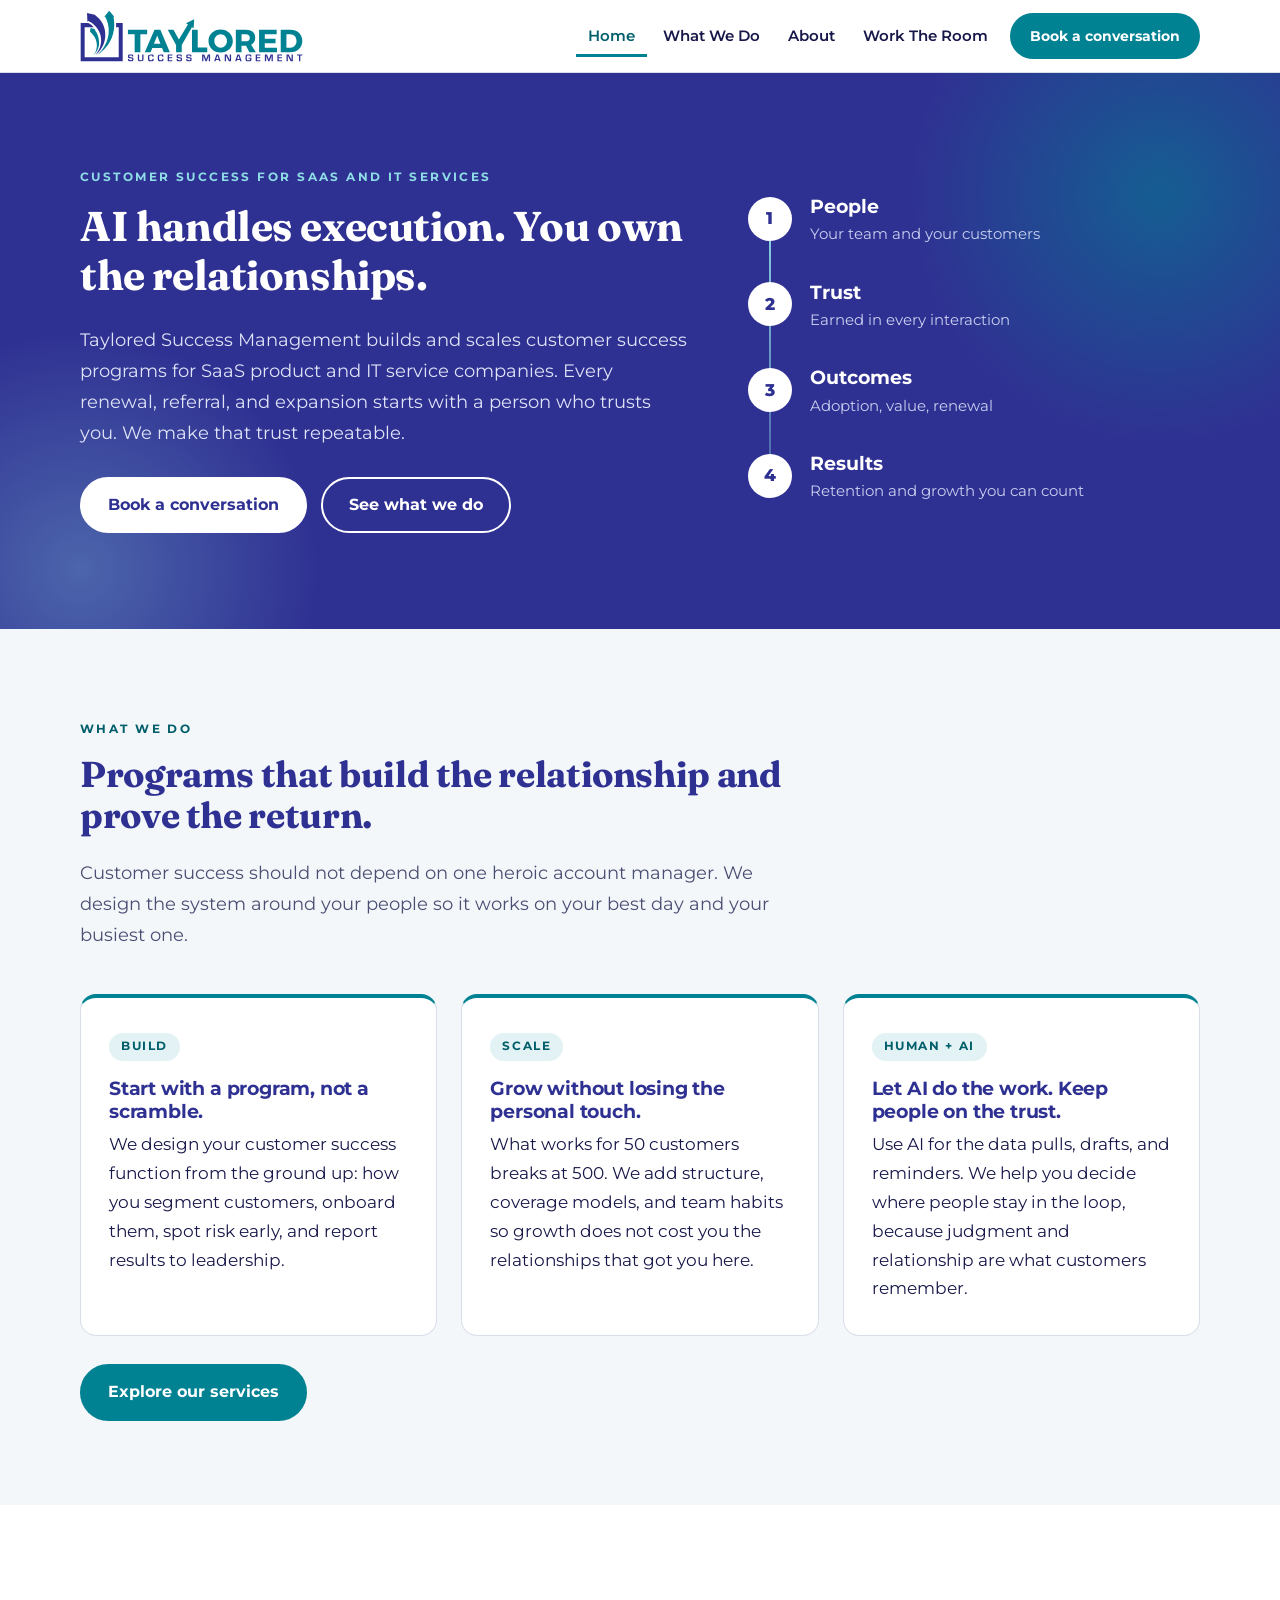
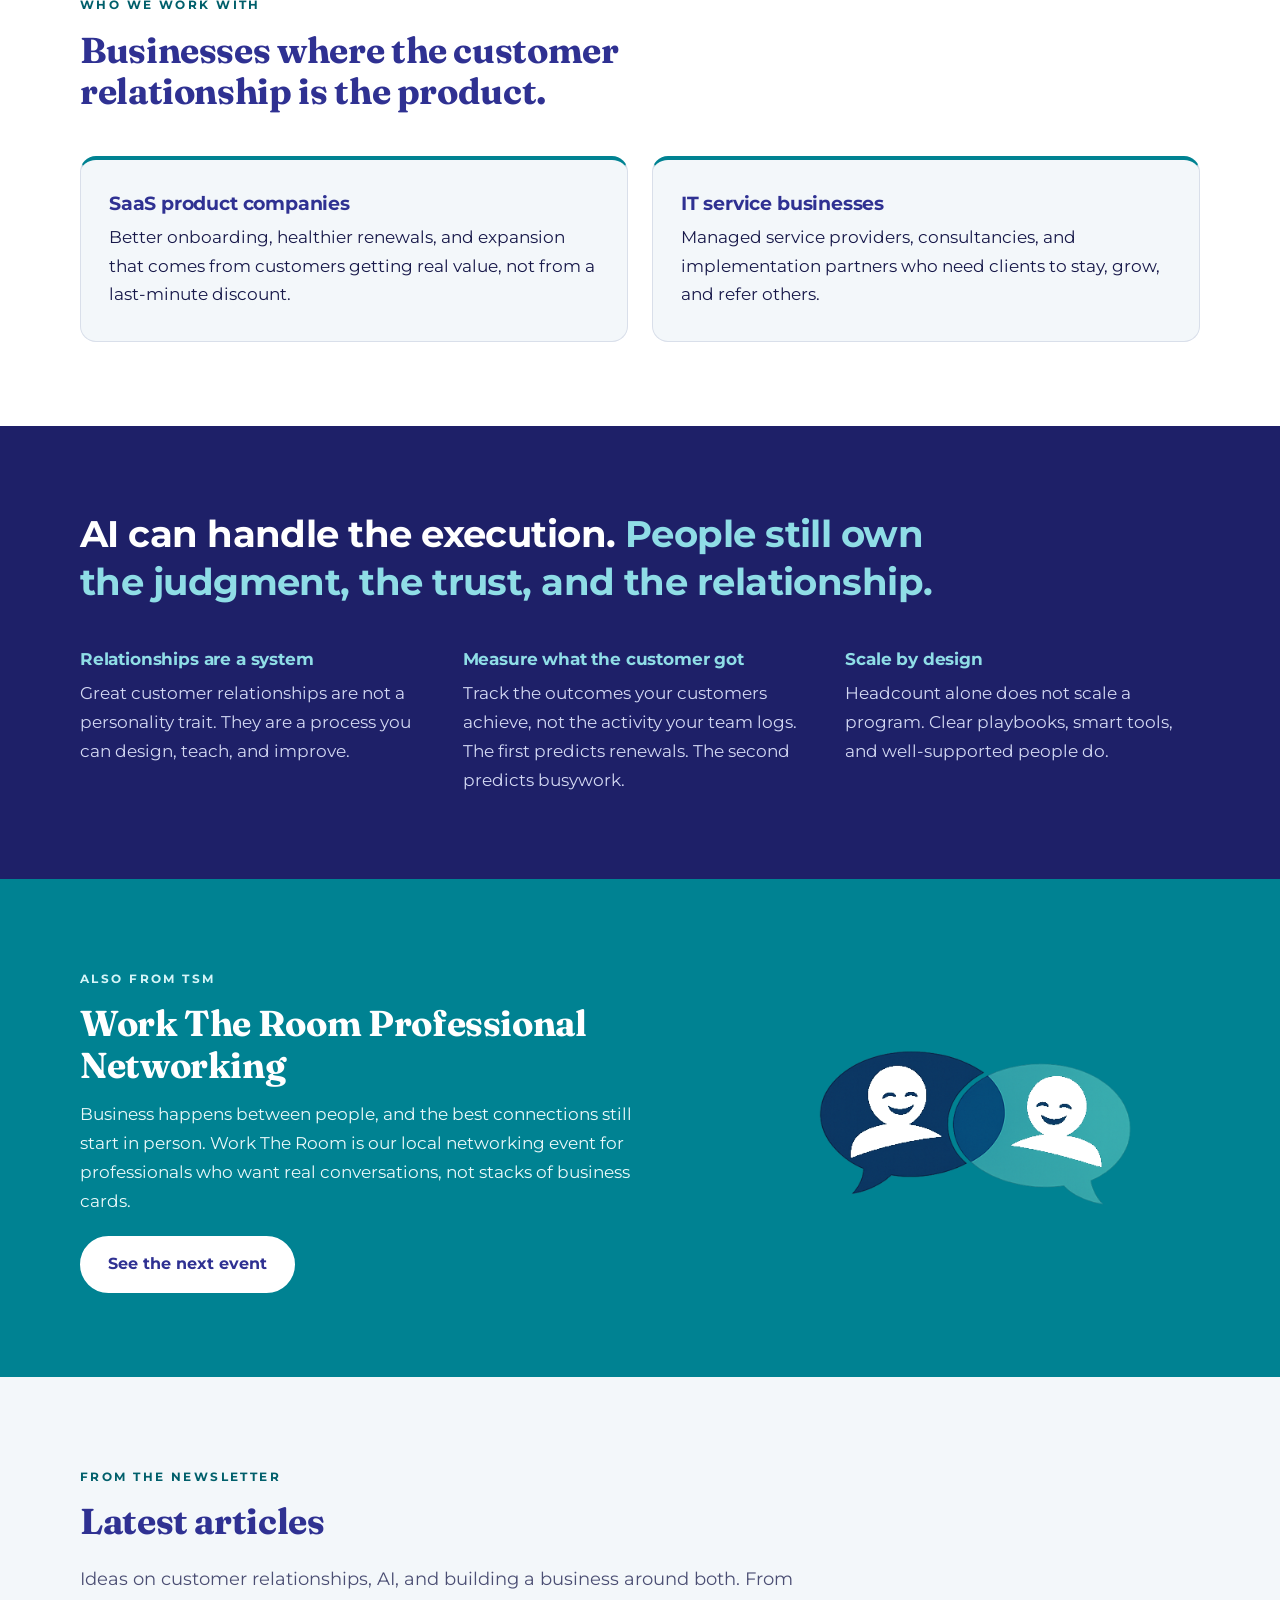
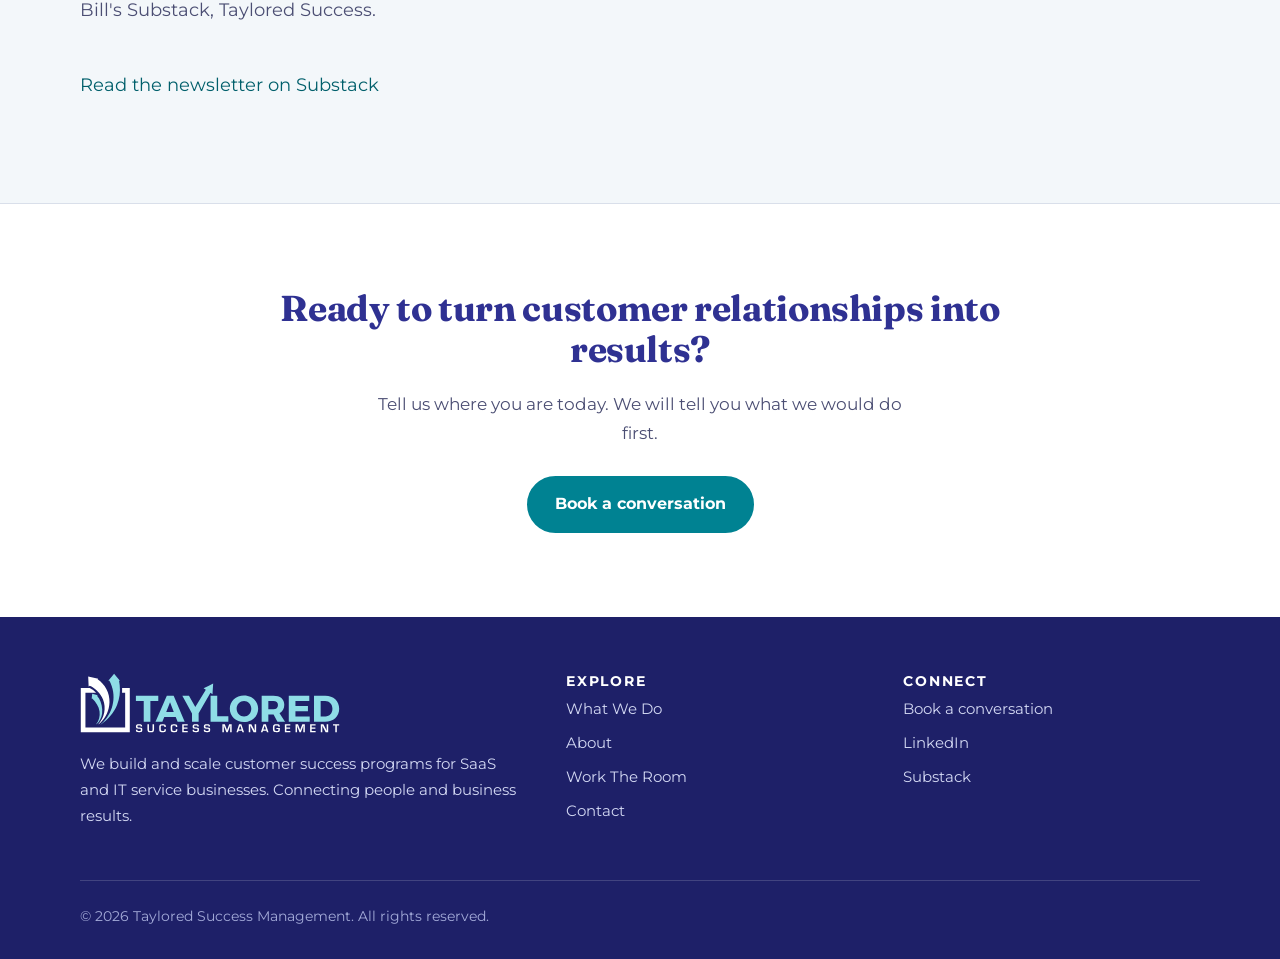
<file: index.html>
<!DOCTYPE html>
<html lang="en">
<head>
  <meta charset="utf-8">
  <meta name="viewport" content="width=device-width, initial-scale=1">
  <meta name="theme-color" content="#2F3192">
  <title>Taylored Success Management | Customer Success for SaaS and IT Services</title>
  <meta name="description" content="Taylored Success Management builds and scales customer success programs for SaaS product and IT service companies. We connect people to business results.">
  <meta property="og:title" content="Taylored Success Management">
  <meta property="og:description" content="We build and scale customer success programs for SaaS and IT service businesses. We connect people to business results.">
  <meta property="og:type" content="website">
  <meta property="og:image" content="https://tayloredsuccessmanagement.com/images/og-share.png">
  <meta name="twitter:card" content="summary_large_image">
  <meta name="twitter:title" content="Taylored Success Management">
  <meta name="twitter:description" content="We build and scale customer success programs for SaaS and IT service businesses. We connect people to business results.">
  <meta name="twitter:image" content="https://tayloredsuccessmanagement.com/images/og-share.png">
  <link rel="canonical" href="https://tayloredsuccessmanagement.com/">
  <link rel="icon" href="images/favicon.ico" sizes="any">
  <link rel="icon" href="images/logo-mark.svg" type="image/svg+xml">
  <link rel="icon" type="image/png" sizes="32x32" href="images/favicon-32x32.png">
  <link rel="icon" type="image/png" sizes="16x16" href="images/favicon-16x16.png">
  <link rel="apple-touch-icon" href="images/apple-touch-icon.png">
  <link rel="preconnect" href="https://fonts.googleapis.com">
  <link rel="preconnect" href="https://fonts.gstatic.com" crossorigin>
  <link href="https://fonts.googleapis.com/css2?family=Montserrat:wght@400;500;600;700;800&family=Fraunces:opsz,wght@9..144,600..700&display=swap" rel="stylesheet">
  <link rel="stylesheet" href="css/styles.css?v=2026-11-19">
  <script type="application/ld+json">
  {
    "@context": "https://schema.org",
    "@type": "ProfessionalService",
    "name": "Taylored Success Management",
    "url": "https://tayloredsuccessmanagement.com/",
    "logo": "https://tayloredsuccessmanagement.com/images/logo.svg"
  }
  </script>
</head>
<body>
  <div class="scroll-progress" aria-hidden="true"></div>
  <a class="skip" href="#main">Skip to content</a>
  <header class="site-header">
    <div class="container header-inner">
      <a class="brand" href="index.html"><img class="brand-logo" src="images/logo.svg" alt="Taylored Success Management, home" width="223" height="52"></a>
      <button class="nav-toggle" aria-expanded="false" aria-controls="site-nav">Menu</button>
      <nav id="site-nav" class="site-nav" aria-label="Main">
        <a href="index.html" aria-current="page">Home</a>
        <a href="what-we-do.html">What We Do</a>
        <a href="about.html">About</a>
        <a href="work-the-room.html">Work The Room</a>
        <a class="btn btn-small" href="contact.html">Book a conversation</a>
      </nav>
    </div>
  </header>

  <main id="main">
    <section class="hero">
      <div class="container hero-grid">
        <div>
          <span class="eyebrow">Customer success for SaaS and IT services</span>
          <h1 id="hero-rotator" class="hero-rotator">AI handles execution. You own the relationships.</h1>
          <p class="lede">Taylored Success Management builds and scales customer success programs for SaaS product and IT service companies. Every renewal, referral, and expansion starts with a person who trusts you. We make that trust repeatable.</p>
          <div class="btn-row">
            <a class="btn" href="contact.html">Book a conversation</a>
            <a class="btn btn-ghost" href="what-we-do.html">See what we do</a>
          </div>
        </div>
        <ol class="chain" aria-label="How business results actually happen">
          <li><span class="chain-n">1</span><strong>People</strong><span>Your team and your customers</span></li>
          <li><span class="chain-n">2</span><strong>Trust</strong><span>Earned in every interaction</span></li>
          <li><span class="chain-n">3</span><strong>Outcomes</strong><span>Adoption, value, renewal</span></li>
          <li><span class="chain-n">4</span><strong>Results</strong><span>Retention and growth you can count</span></li>
        </ol>
      </div>
    </section>

    <section class="section">
      <div class="container">
        <div class="section-head">
          <span class="eyebrow">What we do</span>
          <h2>Programs that build the relationship and prove the return.</h2>
          <p class="lede">Customer success should not depend on one heroic account manager. We design the system around your people so it works on your best day and your busiest one.</p>
        </div>
        <div class="grid grid-3">
          <article class="card">
            <span class="tag">Build</span>
            <h3>Start with a program, not a scramble.</h3>
            <p>We design your customer success function from the ground up: how you segment customers, onboard them, spot risk early, and report results to leadership.</p>
          </article>
          <article class="card">
            <span class="tag">Scale</span>
            <h3>Grow without losing the personal touch.</h3>
            <p>What works for 50 customers breaks at 500. We add structure, coverage models, and team habits so growth does not cost you the relationships that got you here.</p>
          </article>
          <article class="card">
            <span class="tag">Human + AI</span>
            <h3>Let AI do the work. Keep people on the trust.</h3>
            <p>Use AI for the data pulls, drafts, and reminders. We help you decide where people stay in the loop, because judgment and relationship are what customers remember.</p>
          </article>
        </div>
        <div class="btn-row">
          <a class="btn" href="what-we-do.html">Explore our services</a>
        </div>
      </div>
    </section>

    <section class="section section-white">
      <div class="container">
        <div class="section-head">
          <span class="eyebrow">Who we work with</span>
          <h2>Businesses where the customer relationship is the product.</h2>
        </div>
        <div class="grid grid-2">
          <article class="card">
            <h3>SaaS product companies</h3>
            <p>Better onboarding, healthier renewals, and expansion that comes from customers getting real value, not from a last-minute discount.</p>
          </article>
          <article class="card">
            <h3>IT service businesses</h3>
            <p>Managed service providers, consultancies, and implementation partners who need clients to stay, grow, and refer others.</p>
          </article>
        </div>
      </div>
    </section>

    <section class="section belief">
      <div class="container">
        <blockquote>AI can handle the execution. <em>People still own the judgment, the trust, and the relationship.</em></blockquote>
        <div class="principles">
          <div>
            <h3>Relationships are a system</h3>
            <p>Great customer relationships are not a personality trait. They are a process you can design, teach, and improve.</p>
          </div>
          <div>
            <h3>Measure what the customer got</h3>
            <p>Track the outcomes your customers achieve, not the activity your team logs. The first predicts renewals. The second predicts busywork.</p>
          </div>
          <div>
            <h3>Scale by design</h3>
            <p>Headcount alone does not scale a program. Clear playbooks, smart tools, and well-supported people do.</p>
          </div>
        </div>
      </div>
    </section>

    <section class="section band">
      <div class="container band-inner">
        <div>
          <span class="eyebrow">Also from TSM</span>
          <h2>Work The Room Professional Networking</h2>
          <p>Business happens between people, and the best connections still start in person. Work The Room is our local networking event for professionals who want real conversations, not stacks of business cards.</p>
          <div class="btn-row">
            <a class="btn" href="work-the-room.html">See the next event</a>
          </div>
        </div>
        <div class="band-art">
          <img src="images/work-the-room-icon.png" alt="Work The Room" width="403" height="206">
        </div>
      </div>
    </section>

    <section class="section" id="articles">
      <div class="container">
        <div class="section-head">
          <span class="eyebrow">From the newsletter</span>
          <h2>Latest articles</h2>
          <p class="lede">Ideas on customer relationships, AI, and building a business around both. From Bill's Substack, Taylored Success.</p>
        </div>
        <div data-articles>
          <p class="lede"><a href="https://billconnects.substack.com" target="_blank" rel="noopener">Read the newsletter on Substack</a></p>
        </div>
      </div>
    </section>

    <section class="section cta">
      <div class="container">
        <h2>Ready to turn customer relationships into results?</h2>
        <p>Tell us where you are today. We will tell you what we would do first.</p>
        <div class="btn-row">
          <a class="btn" href="contact.html">Book a conversation</a>
        </div>
      </div>
    </section>
  </main>

  <footer class="site-footer">
    <div class="container">
      <div class="footer-grid">
        <div>
          <img class="footer-logo" src="images/logo-white.svg" alt="Taylored Success Management" width="260" height="61">
          <p>We build and scale customer success programs for SaaS and IT service businesses. Connecting people and business results.</p>
        </div>
        <div>
          <h3>Explore</h3>
          <ul>
            <li><a href="what-we-do.html">What We Do</a></li>
            <li><a href="about.html">About</a></li>
            <li><a href="work-the-room.html">Work The Room</a></li>
            <li><a href="contact.html">Contact</a></li>
          </ul>
        </div>
        <div>
          <h3>Connect</h3>
          <ul>
            <li><a href="contact.html">Book a conversation</a></li>
            <li><a href="https://www.linkedin.com/in/billtayloriv" target="_blank" rel="noopener">LinkedIn</a></li>
            <li><a href="https://billconnects.substack.com" target="_blank" rel="noopener">Substack</a></li>
          </ul>
        </div>
      </div>
      <p class="footer-bottom">&copy; <span data-year>2026</span> Taylored Success Management. All rights reserved.</p>
    </div>
  </footer>
  <script src="js/main.js?v=2026-11-19"></script>
</body>
</html>
</file>
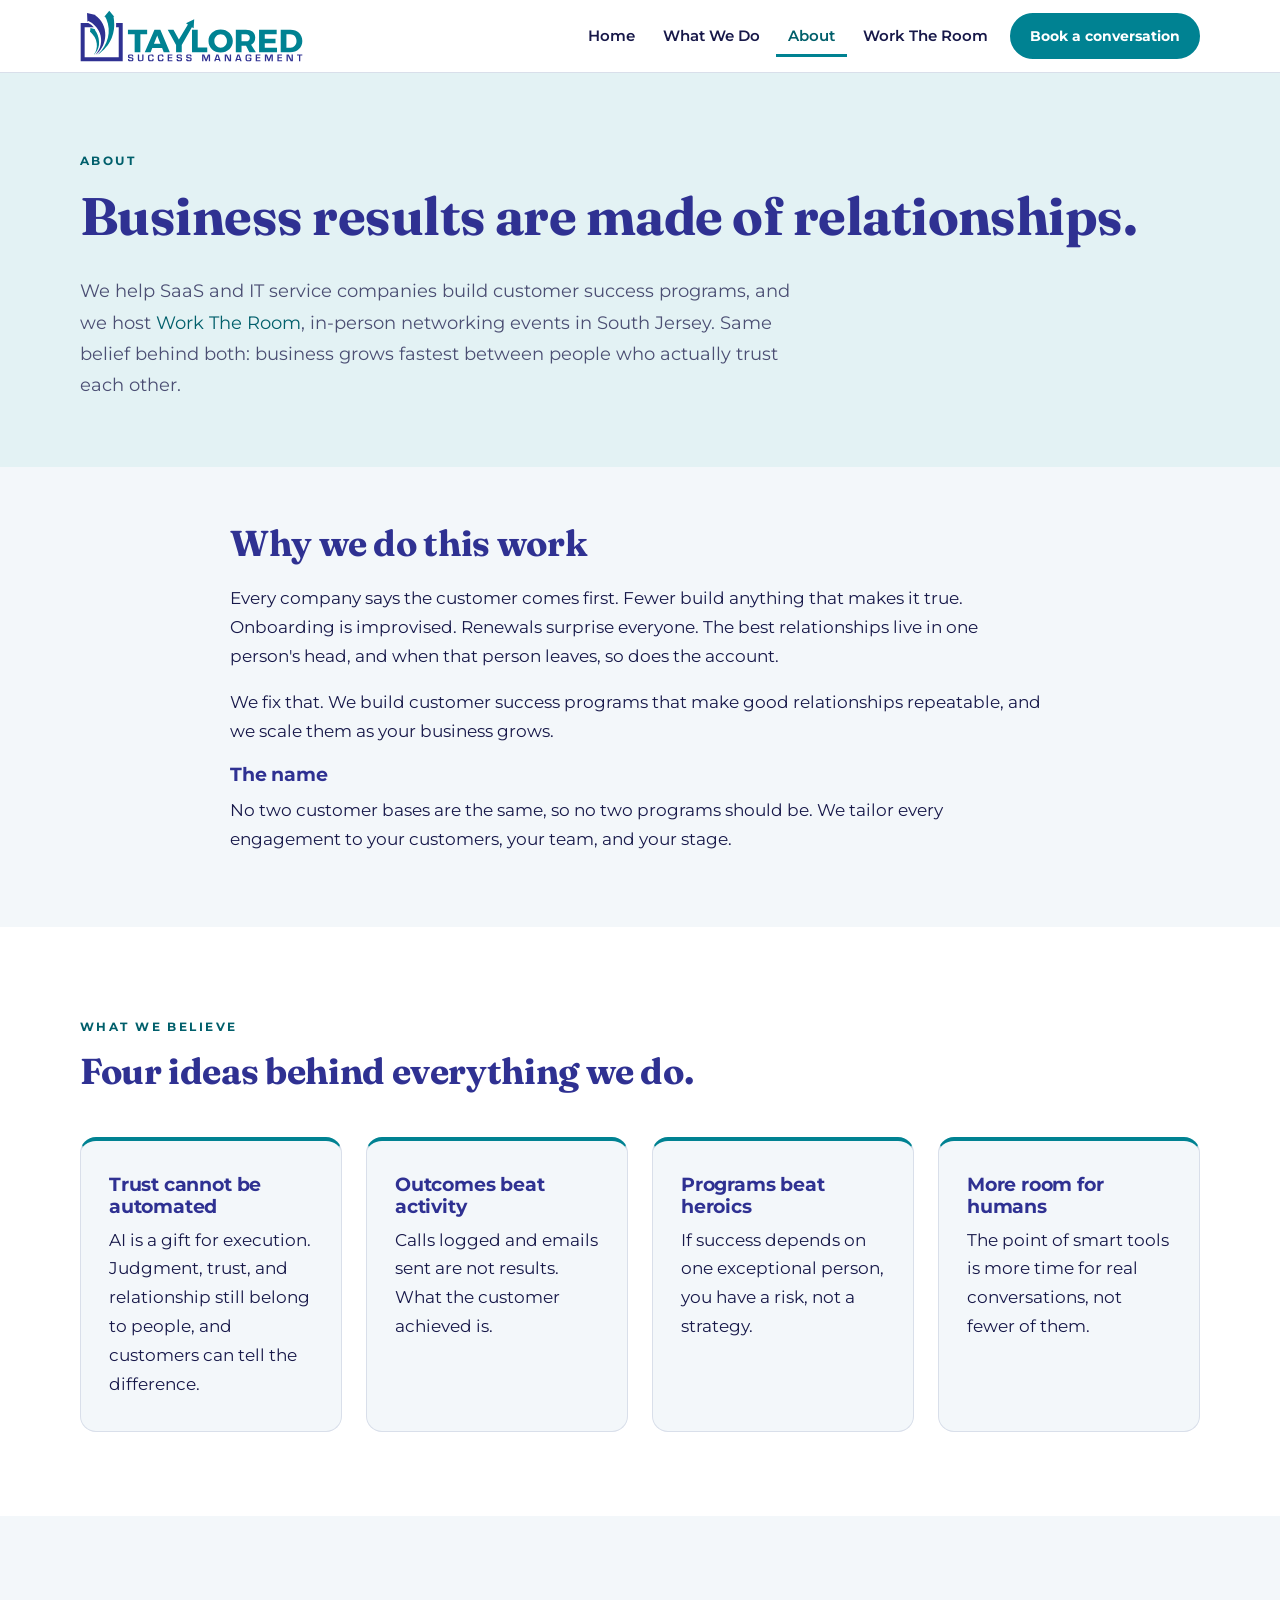
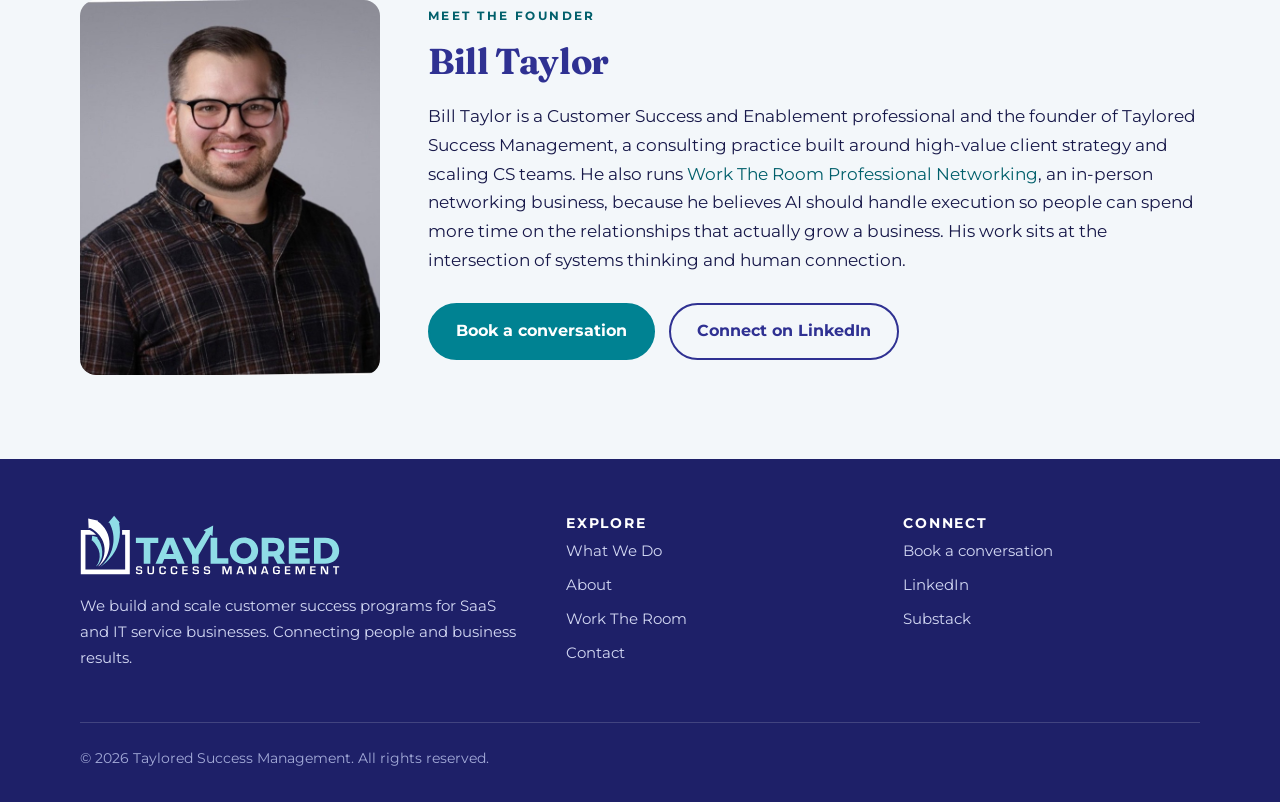
<file: about.html>
<!DOCTYPE html>
<html lang="en">
<head>
  <meta charset="utf-8">
  <meta name="viewport" content="width=device-width, initial-scale=1">
  <meta name="theme-color" content="#2F3192">
  <title>About | Taylored Success Management</title>
  <meta name="description" content="Meet Bill Taylor, founder of Taylored Success Management and host of Work The Room. Customer success for SaaS and IT service firms, built on relationships.">
  <meta property="og:title" content="About | Taylored Success Management">
  <meta property="og:description" content="Customer success consulting and Work The Room networking events, built on one idea: business results are made of relationships.">
  <meta property="og:type" content="website">
  <meta property="og:image" content="https://tayloredsuccessmanagement.com/images/og-share.png">
  <meta name="twitter:card" content="summary_large_image">
  <meta name="twitter:title" content="About | Taylored Success Management">
  <meta name="twitter:description" content="Customer success consulting and Work The Room networking events, built on one idea: business results are made of relationships.">
  <meta name="twitter:image" content="https://tayloredsuccessmanagement.com/images/og-share.png">
  <link rel="canonical" href="https://tayloredsuccessmanagement.com/about.html">
  <link rel="icon" href="images/favicon.ico" sizes="any">
  <link rel="icon" href="images/logo-mark.svg" type="image/svg+xml">
  <link rel="icon" type="image/png" sizes="32x32" href="images/favicon-32x32.png">
  <link rel="icon" type="image/png" sizes="16x16" href="images/favicon-16x16.png">
  <link rel="apple-touch-icon" href="images/apple-touch-icon.png">
  <link rel="preconnect" href="https://fonts.googleapis.com">
  <link rel="preconnect" href="https://fonts.gstatic.com" crossorigin>
  <link href="https://fonts.googleapis.com/css2?family=Montserrat:wght@400;500;600;700;800&family=Fraunces:opsz,wght@9..144,600..700&display=swap" rel="stylesheet">
  <link rel="stylesheet" href="css/styles.css?v=2026-11-19">
  <script type="application/ld+json">
  {
    "@context": "https://schema.org",
    "@type": "Person",
    "name": "Bill Taylor",
    "jobTitle": "Founder",
    "url": "https://tayloredsuccessmanagement.com/about.html",
    "worksFor": {
      "@type": "Organization",
      "name": "Taylored Success Management",
      "url": "https://tayloredsuccessmanagement.com/"
    },
    "sameAs": ["https://www.linkedin.com/in/billtayloriv"]
  }
  </script>
</head>
<body>
  <div class="scroll-progress" aria-hidden="true"></div>
  <a class="skip" href="#main">Skip to content</a>
  <header class="site-header">
    <div class="container header-inner">
      <a class="brand" href="index.html"><img class="brand-logo" src="images/logo.svg" alt="Taylored Success Management, home" width="223" height="52"></a>
      <button class="nav-toggle" aria-expanded="false" aria-controls="site-nav">Menu</button>
      <nav id="site-nav" class="site-nav" aria-label="Main">
        <a href="index.html">Home</a>
        <a href="what-we-do.html">What We Do</a>
        <a href="about.html" aria-current="page">About</a>
        <a href="work-the-room.html">Work The Room</a>
        <a class="btn btn-small" href="contact.html">Book a conversation</a>
      </nav>
    </div>
  </header>

  <main id="main">
    <section class="hero hero--light">
      <div class="container">
        <span class="eyebrow">About</span>
        <h1>Business results are made of relationships.</h1>
        <p class="lede">We help SaaS and IT service companies build customer success programs, and we host <a href="work-the-room.html">Work The Room</a>, in-person networking events in South Jersey. Same belief behind both: business grows fastest between people who actually trust each other.</p>
      </div>
    </section>

    <section class="section-tight">
      <div class="container" style="max-width:820px">
        <h2>Why we do this work</h2>
        <p>Every company says the customer comes first. Fewer build anything that makes it true. Onboarding is improvised. Renewals surprise everyone. The best relationships live in one person's head, and when that person leaves, so does the account.</p>
        <p>We fix that. We build customer success programs that make good relationships repeatable, and we scale them as your business grows.</p>
        <h3>The name</h3>
        <p>No two customer bases are the same, so no two programs should be. We tailor every engagement to your customers, your team, and your stage.</p>
      </div>
    </section>

    <section class="section section-white">
      <div class="container">
        <div class="section-head">
          <span class="eyebrow">What we believe</span>
          <h2>Four ideas behind everything we do.</h2>
        </div>
        <div class="grid grid-4">
          <article class="card">
            <h3>Trust cannot be automated</h3>
            <p>AI is a gift for execution. Judgment, trust, and relationship still belong to people, and customers can tell the difference.</p>
          </article>
          <article class="card">
            <h3>Outcomes beat activity</h3>
            <p>Calls logged and emails sent are not results. What the customer achieved is.</p>
          </article>
          <article class="card">
            <h3>Programs beat heroics</h3>
            <p>If success depends on one exceptional person, you have a risk, not a strategy.</p>
          </article>
          <article class="card">
            <h3>More room for humans</h3>
            <p>The point of smart tools is more time for real conversations, not fewer of them.</p>
          </article>
        </div>
      </div>
    </section>

    <section class="section">
      <div class="container">
        <div class="profile">
          <img class="profile-photo" src="images/bill-taylor-headshot.jpg" alt="Bill Taylor, founder of Taylored Success Management" width="800" height="800">
          <div>
            <span class="eyebrow">Meet the founder</span>
            <h2>Bill Taylor</h2>
            <p>Bill Taylor is a Customer Success and Enablement professional and the founder of Taylored Success Management, a consulting practice built around high-value client strategy and scaling CS teams. He also runs <a href="work-the-room.html">Work The Room Professional Networking</a>, an in-person networking business, because he believes AI should handle execution so people can spend more time on the relationships that actually grow a business. His work sits at the intersection of systems thinking and human connection.</p>
            <div class="btn-row">
              <a class="btn" href="contact.html">Book a conversation</a>
              <a class="btn btn-ghost" href="https://www.linkedin.com/in/billtayloriv" target="_blank" rel="noopener">Connect on LinkedIn</a>
            </div>
          </div>
        </div>
      </div>
    </section>
  </main>

  <footer class="site-footer">
    <div class="container">
      <div class="footer-grid">
        <div>
          <img class="footer-logo" src="images/logo-white.svg" alt="Taylored Success Management" width="260" height="61">
          <p>We build and scale customer success programs for SaaS and IT service businesses. Connecting people and business results.</p>
        </div>
        <div>
          <h3>Explore</h3>
          <ul>
            <li><a href="what-we-do.html">What We Do</a></li>
            <li><a href="about.html">About</a></li>
            <li><a href="work-the-room.html">Work The Room</a></li>
            <li><a href="contact.html">Contact</a></li>
          </ul>
        </div>
        <div>
          <h3>Connect</h3>
          <ul>
            <li><a href="contact.html">Book a conversation</a></li>
            <li><a href="https://www.linkedin.com/in/billtayloriv" target="_blank" rel="noopener">LinkedIn</a></li>
            <li><a href="https://billconnects.substack.com" target="_blank" rel="noopener">Substack</a></li>
          </ul>
        </div>
      </div>
      <p class="footer-bottom">&copy; <span data-year>2026</span> Taylored Success Management. All rights reserved.</p>
    </div>
  </footer>
  <script src="js/main.js?v=2026-11-19"></script>
</body>
</html>
</file>
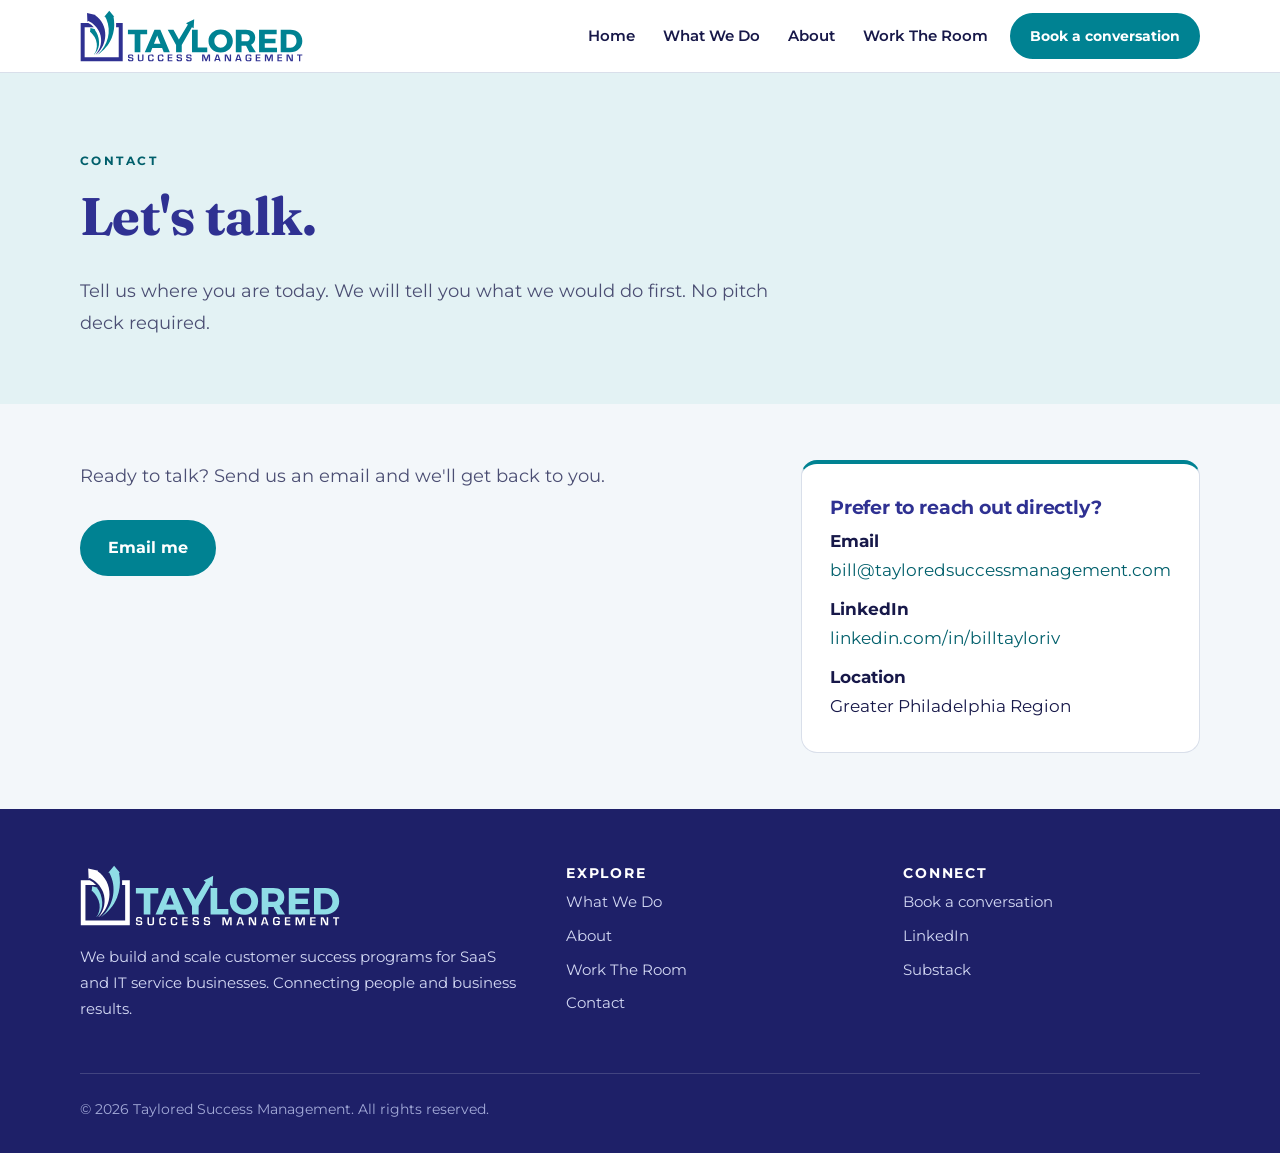
<file: contact.html>
<!DOCTYPE html>
<html lang="en">
<head>
  <meta charset="utf-8">
  <meta name="viewport" content="width=device-width, initial-scale=1">
  <meta name="theme-color" content="#2F3192">
  <title>Contact | Taylored Success Management</title>
  <meta name="description" content="Book a conversation with Taylored Success Management about your customer success program, or ask about the Work The Room networking event.">
  <meta property="og:title" content="Contact | Taylored Success Management">
  <meta property="og:description" content="Tell us where you are today. We will tell you what we would do first.">
  <meta property="og:type" content="website">
  <meta property="og:image" content="https://tayloredsuccessmanagement.com/images/og-share.png">
  <meta name="twitter:card" content="summary_large_image">
  <meta name="twitter:title" content="Contact | Taylored Success Management">
  <meta name="twitter:description" content="Tell us where you are today. We will tell you what we would do first.">
  <meta name="twitter:image" content="https://tayloredsuccessmanagement.com/images/og-share.png">
  <link rel="canonical" href="https://tayloredsuccessmanagement.com/contact.html">
  <link rel="icon" href="images/favicon.ico" sizes="any">
  <link rel="icon" href="images/logo-mark.svg" type="image/svg+xml">
  <link rel="icon" type="image/png" sizes="32x32" href="images/favicon-32x32.png">
  <link rel="icon" type="image/png" sizes="16x16" href="images/favicon-16x16.png">
  <link rel="apple-touch-icon" href="images/apple-touch-icon.png">
  <link rel="preconnect" href="https://fonts.googleapis.com">
  <link rel="preconnect" href="https://fonts.gstatic.com" crossorigin>
  <link href="https://fonts.googleapis.com/css2?family=Montserrat:wght@400;500;600;700;800&family=Fraunces:opsz,wght@9..144,600..700&display=swap" rel="stylesheet">
  <link rel="stylesheet" href="css/styles.css?v=2026-11-19">
  <script type="application/ld+json">
  {
    "@context": "https://schema.org",
    "@type": "ContactPage",
    "url": "https://tayloredsuccessmanagement.com/contact.html",
    "mainEntity": {
      "@type": "Organization",
      "name": "Taylored Success Management",
      "url": "https://tayloredsuccessmanagement.com/",
      "logo": "https://tayloredsuccessmanagement.com/images/logo.svg",
      "email": "bill@tayloredsuccessmanagement.com",
      "areaServed": "Greater Philadelphia Region",
      "sameAs": ["https://www.linkedin.com/in/billtayloriv"]
    }
  }
  </script>
</head>
<body>
  <div class="scroll-progress" aria-hidden="true"></div>
  <a class="skip" href="#main">Skip to content</a>
  <header class="site-header">
    <div class="container header-inner">
      <a class="brand" href="index.html"><img class="brand-logo" src="images/logo.svg" alt="Taylored Success Management, home" width="223" height="52"></a>
      <button class="nav-toggle" aria-expanded="false" aria-controls="site-nav">Menu</button>
      <nav id="site-nav" class="site-nav" aria-label="Main">
        <a href="index.html">Home</a>
        <a href="what-we-do.html">What We Do</a>
        <a href="about.html">About</a>
        <a href="work-the-room.html">Work The Room</a>
        <a class="btn btn-small" href="contact.html" aria-current="page">Book a conversation</a>
      </nav>
    </div>
  </header>

  <main id="main">
    <section class="hero hero--light">
      <div class="container">
        <span class="eyebrow">Contact</span>
        <h1>Let's talk.</h1>
        <p class="lede">Tell us where you are today. We will tell you what we would do first. No pitch deck required.</p>
      </div>
    </section>

    <section class="section-tight">
      <div class="container contact-grid">
        <div>
          <p class="lede">Ready to talk? Send us an email and we'll get back to you.</p>
          <div class="btn-row">
            <a class="btn" href="mailto:bill@tayloredsuccessmanagement.com">Email me</a>
          </div>
        </div>

        <aside class="contact-side card">
          <h3>Prefer to reach out directly?</h3>
          <p><strong>Email</strong><br><a href="mailto:bill@tayloredsuccessmanagement.com">bill@tayloredsuccessmanagement.com</a></p>
          <p><strong>LinkedIn</strong><br><a href="https://www.linkedin.com/in/billtayloriv" target="_blank" rel="noopener">linkedin.com/in/billtayloriv</a></p>
          <p><strong>Location</strong><br>Greater Philadelphia Region</p>
        </aside>
      </div>
    </section>
  </main>

  <footer class="site-footer">
    <div class="container">
      <div class="footer-grid">
        <div>
          <img class="footer-logo" src="images/logo-white.svg" alt="Taylored Success Management" width="260" height="61">
          <p>We build and scale customer success programs for SaaS and IT service businesses. Connecting people and business results.</p>
        </div>
        <div>
          <h3>Explore</h3>
          <ul>
            <li><a href="what-we-do.html">What We Do</a></li>
            <li><a href="about.html">About</a></li>
            <li><a href="work-the-room.html">Work The Room</a></li>
            <li><a href="contact.html">Contact</a></li>
          </ul>
        </div>
        <div>
          <h3>Connect</h3>
          <ul>
            <li><a href="contact.html">Book a conversation</a></li>
            <li><a href="https://www.linkedin.com/in/billtayloriv" target="_blank" rel="noopener">LinkedIn</a></li>
            <li><a href="https://billconnects.substack.com" target="_blank" rel="noopener">Substack</a></li>
          </ul>
        </div>
      </div>
      <p class="footer-bottom">&copy; <span data-year>2026</span> Taylored Success Management. All rights reserved.</p>
    </div>
  </footer>
  <script src="js/main.js?v=2026-11-19"></script>
</body>
</html>
</file>
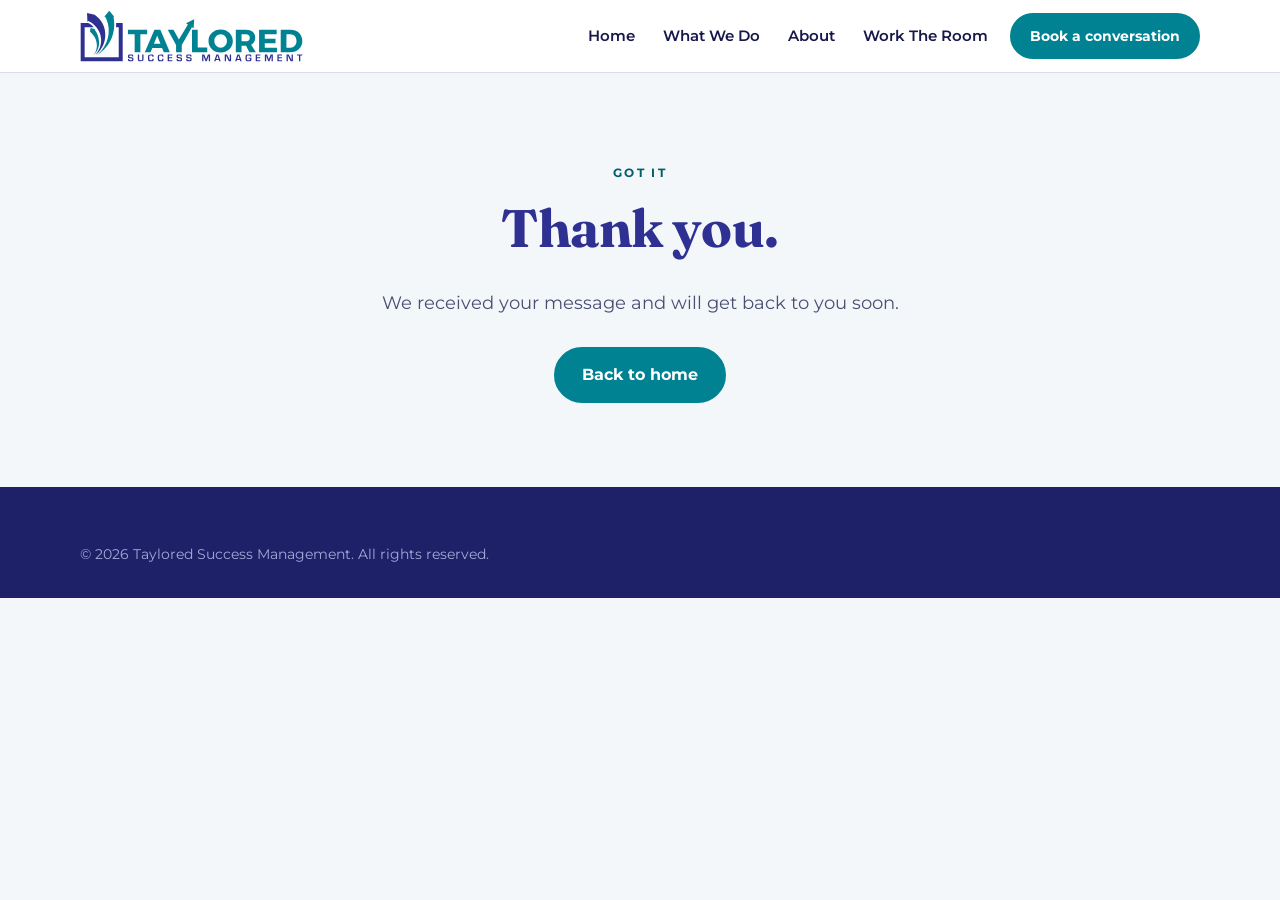
<file: thanks.html>
<!DOCTYPE html>
<html lang="en">
<head>
  <meta charset="utf-8">
  <meta name="viewport" content="width=device-width, initial-scale=1">
  <meta name="theme-color" content="#2F3192">
  <title>Thank You | Taylored Success Management</title>
  <meta name="description" content="Thank you for contacting Taylored Success Management. We received your message and will follow up soon.">
  <meta name="robots" content="noindex">
  <link rel="canonical" href="https://tayloredsuccessmanagement.com/thanks.html">
  <link rel="icon" href="images/favicon.ico" sizes="any">
  <link rel="icon" href="images/logo-mark.svg" type="image/svg+xml">
  <link rel="icon" type="image/png" sizes="32x32" href="images/favicon-32x32.png">
  <link rel="icon" type="image/png" sizes="16x16" href="images/favicon-16x16.png">
  <link rel="apple-touch-icon" href="images/apple-touch-icon.png">
  <link rel="preconnect" href="https://fonts.googleapis.com">
  <link rel="preconnect" href="https://fonts.gstatic.com" crossorigin>
  <link href="https://fonts.googleapis.com/css2?family=Montserrat:wght@400;500;600;700;800&family=Fraunces:opsz,wght@9..144,600..700&display=swap" rel="stylesheet">
  <link rel="stylesheet" href="css/styles.css?v=2026-11-19">
</head>
<body>
  <div class="scroll-progress" aria-hidden="true"></div>
  <a class="skip" href="#main">Skip to content</a>
  <header class="site-header">
    <div class="container header-inner">
      <a class="brand" href="index.html"><img class="brand-logo" src="images/logo.svg" alt="Taylored Success Management, home" width="223" height="52"></a>
      <button class="nav-toggle" aria-expanded="false" aria-controls="site-nav">Menu</button>
      <nav id="site-nav" class="site-nav" aria-label="Main">
        <a href="index.html">Home</a>
        <a href="what-we-do.html">What We Do</a>
        <a href="about.html">About</a>
        <a href="work-the-room.html">Work The Room</a>
        <a class="btn btn-small" href="contact.html">Book a conversation</a>
      </nav>
    </div>
  </header>

  <main id="main">
    <section class="section">
      <div class="container" style="max-width:680px;text-align:center">
        <span class="eyebrow">Got it</span>
        <h1>Thank you.</h1>
        <p class="lede" style="margin-inline:auto">We received your message and will get back to you soon.</p>
        <div class="btn-row" style="justify-content:center">
          <a class="btn" href="index.html">Back to home</a>
        </div>
      </div>
    </section>
  </main>

  <footer class="site-footer">
    <div class="container">
      <p class="footer-bottom" style="padding-top:0">&copy; <span data-year>2026</span> Taylored Success Management. All rights reserved.</p>
    </div>
  </footer>
  <script src="js/main.js?v=2026-11-19"></script>
</body>
</html>
</file>
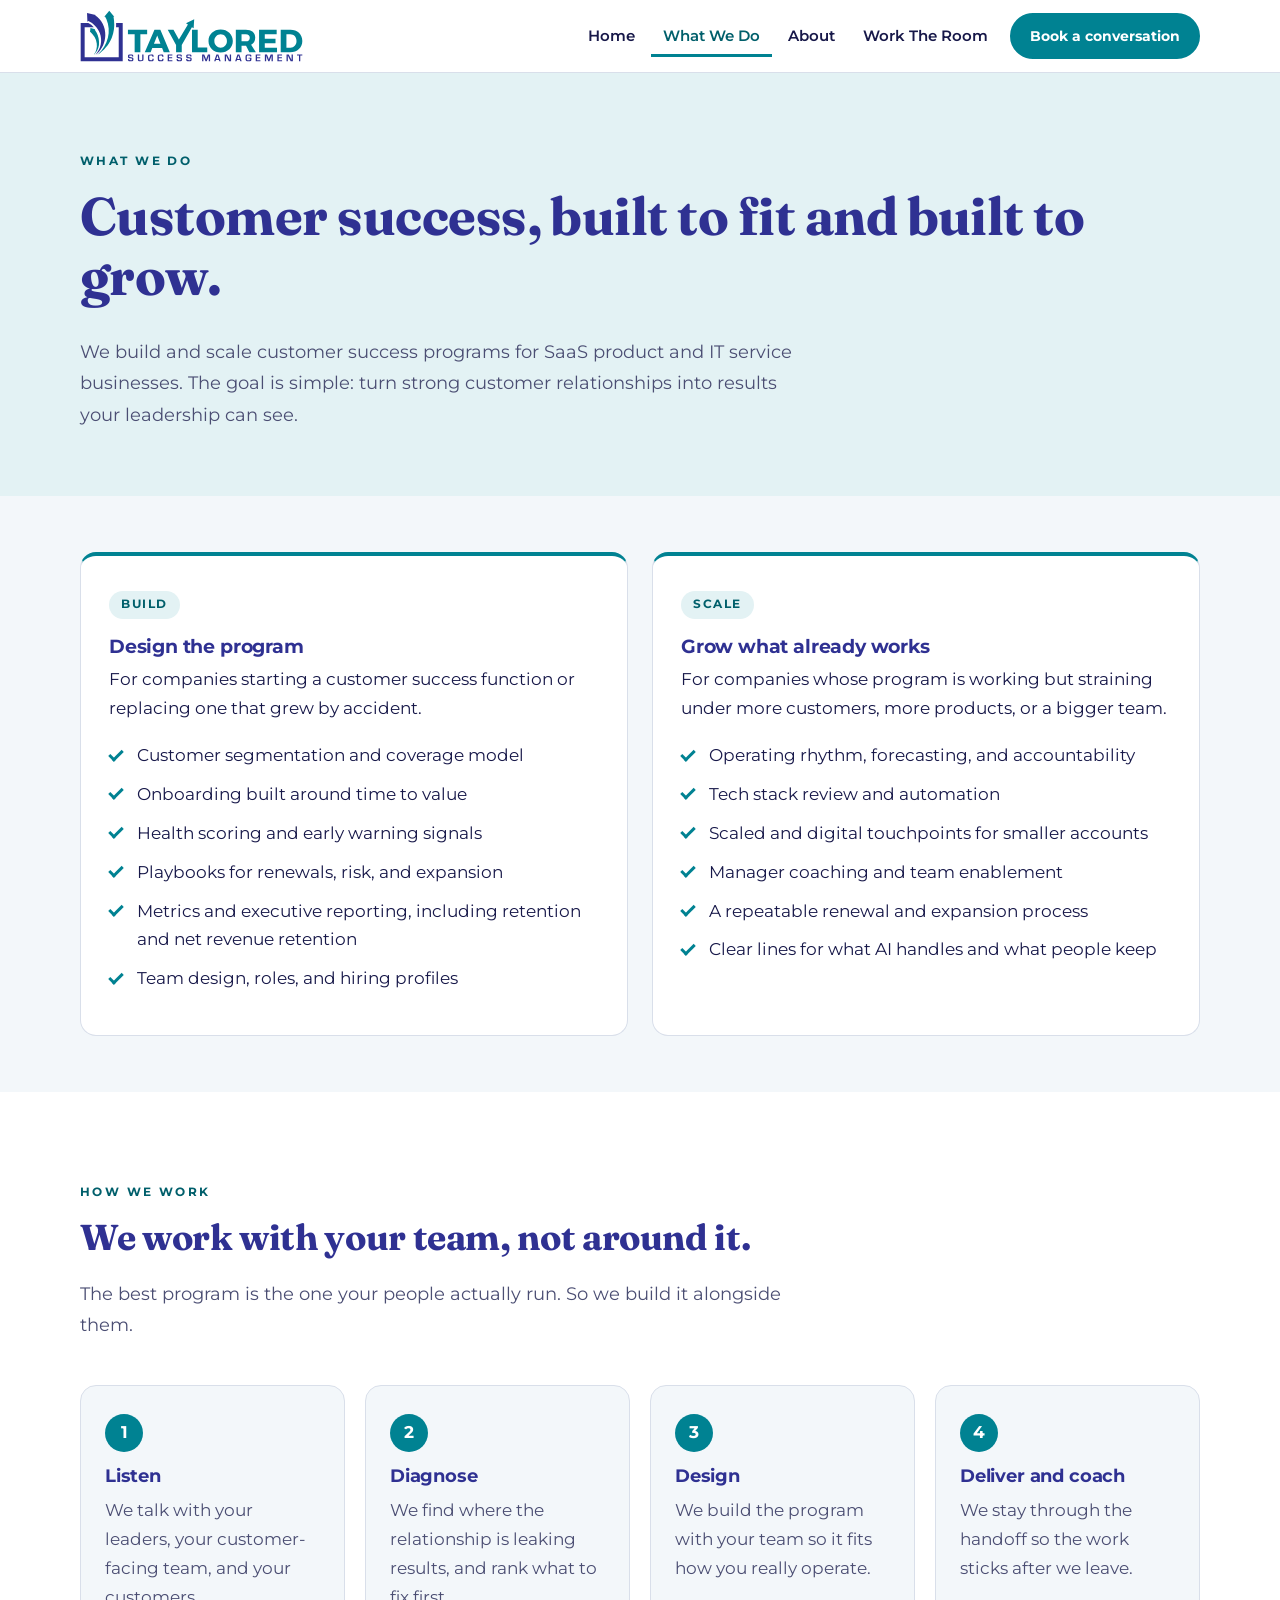
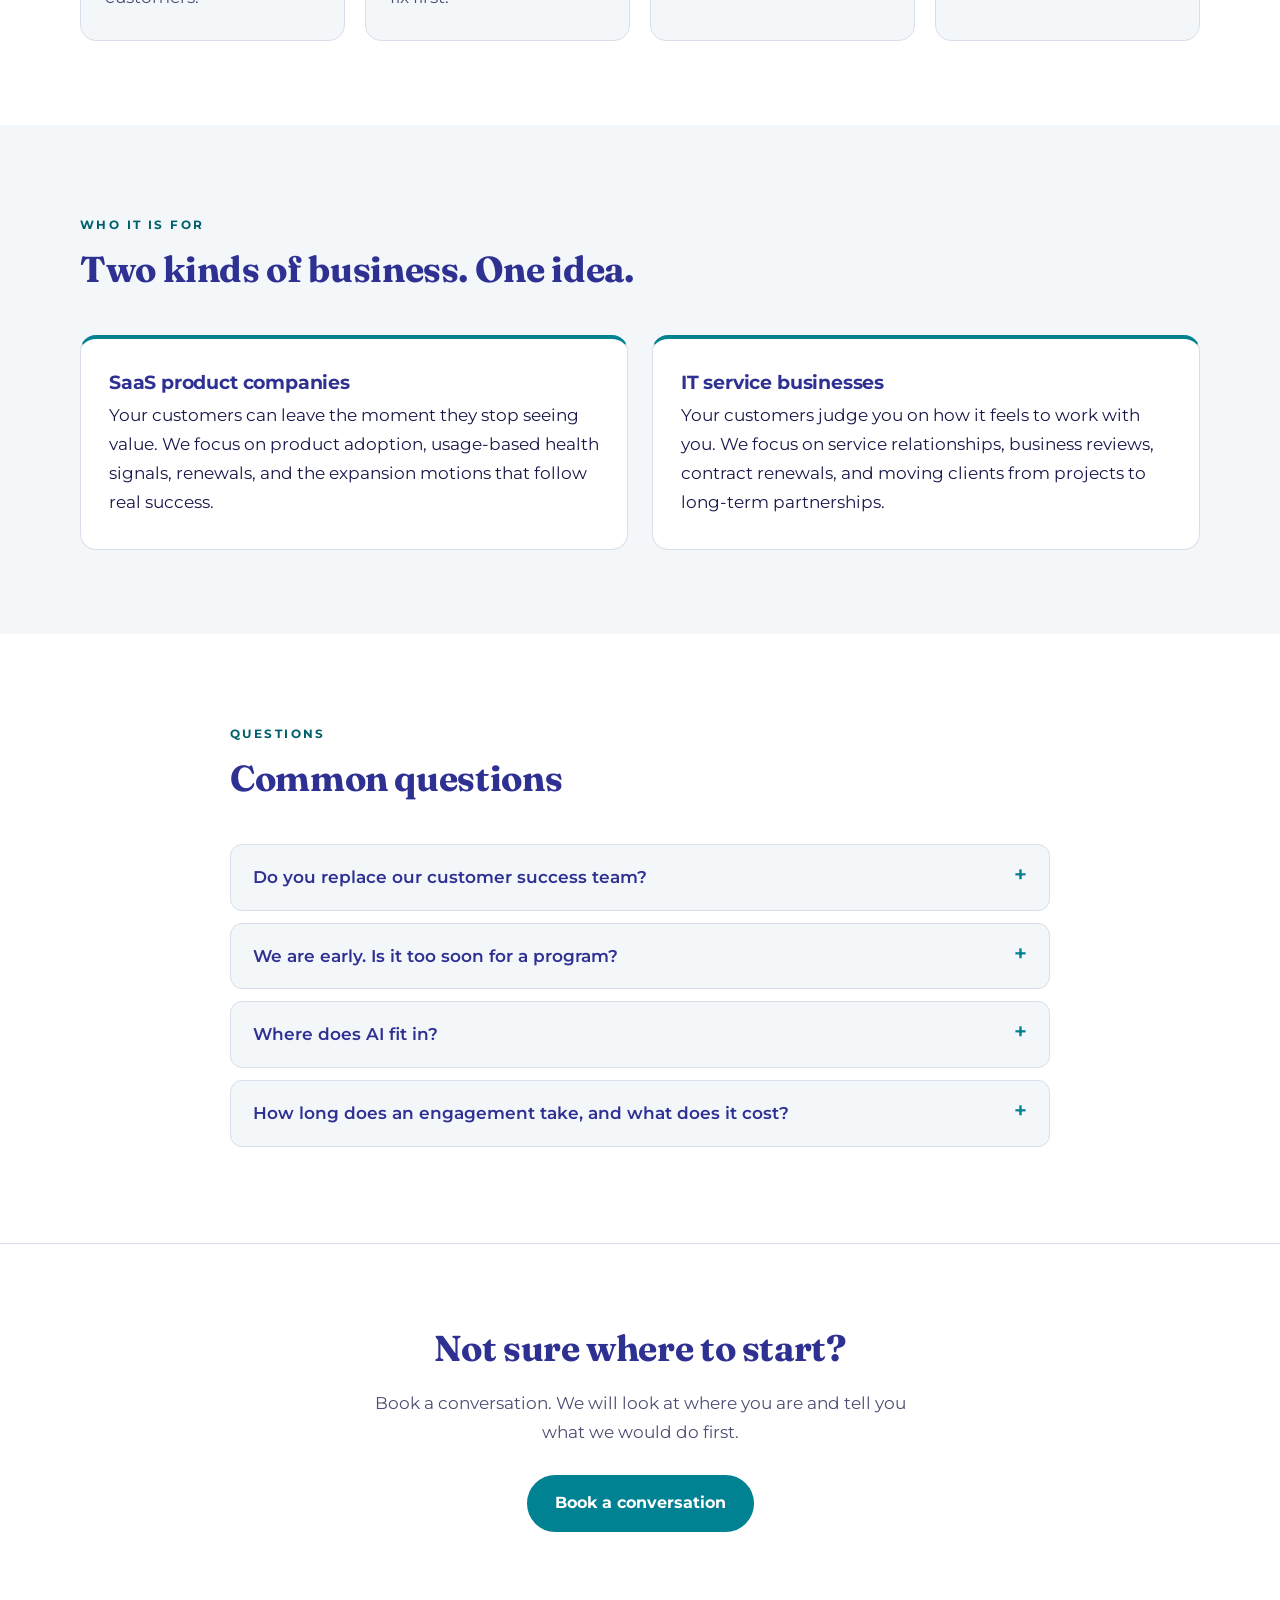
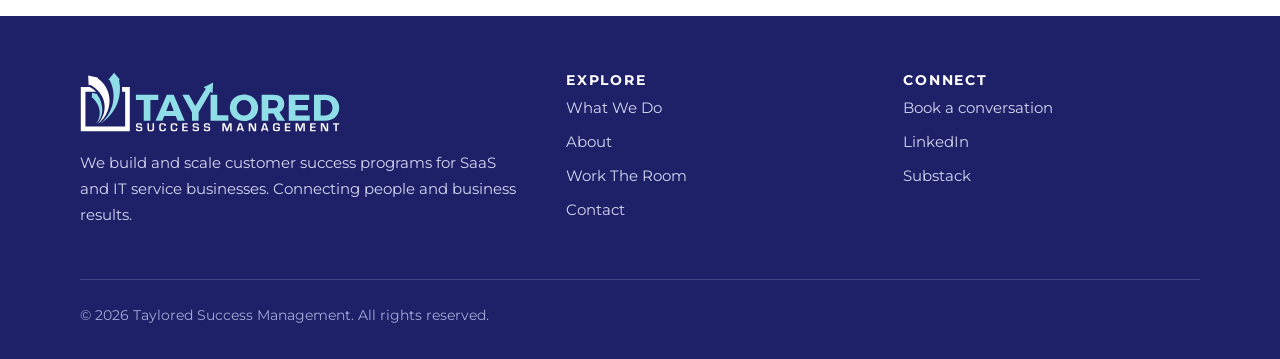
<file: what-we-do.html>
<!DOCTYPE html>
<html lang="en">
<head>
  <meta charset="utf-8">
  <meta name="viewport" content="width=device-width, initial-scale=1">
  <meta name="theme-color" content="#2F3192">
  <title>What We Do | Taylored Success Management</title>
  <meta name="description" content="We design and scale customer success programs for SaaS and IT service businesses: onboarding, health scoring, renewals, expansion, team design, and smart use of AI.">
  <meta property="og:title" content="What We Do | Taylored Success Management">
  <meta property="og:description" content="Customer success programs built to fit your business and built to grow with it.">
  <meta property="og:type" content="website">
  <meta property="og:image" content="https://tayloredsuccessmanagement.com/images/og-share.png">
  <meta name="twitter:card" content="summary_large_image">
  <meta name="twitter:title" content="What We Do | Taylored Success Management">
  <meta name="twitter:description" content="Customer success programs built to fit your business and built to grow with it.">
  <meta name="twitter:image" content="https://tayloredsuccessmanagement.com/images/og-share.png">
  <link rel="canonical" href="https://tayloredsuccessmanagement.com/what-we-do.html">
  <link rel="icon" href="images/favicon.ico" sizes="any">
  <link rel="icon" href="images/logo-mark.svg" type="image/svg+xml">
  <link rel="icon" type="image/png" sizes="32x32" href="images/favicon-32x32.png">
  <link rel="icon" type="image/png" sizes="16x16" href="images/favicon-16x16.png">
  <link rel="apple-touch-icon" href="images/apple-touch-icon.png">
  <link rel="preconnect" href="https://fonts.googleapis.com">
  <link rel="preconnect" href="https://fonts.gstatic.com" crossorigin>
  <link href="https://fonts.googleapis.com/css2?family=Montserrat:wght@400;500;600;700;800&family=Fraunces:opsz,wght@9..144,600..700&display=swap" rel="stylesheet">
  <link rel="stylesheet" href="css/styles.css?v=2026-11-19">
  <script type="application/ld+json">
  {
    "@context": "https://schema.org",
    "@type": "FAQPage",
    "mainEntity": [
      {
        "@type": "Question",
        "name": "Do you replace our customer success team?",
        "acceptedAnswer": {
          "@type": "Answer",
          "text": "No. We build the program and strengthen the team you have, or help you shape the team you need to hire. The goal is a function your people own."
        }
      },
      {
        "@type": "Question",
        "name": "We are early. Is it too soon for a program?",
        "acceptedAnswer": {
          "@type": "Answer",
          "text": "Usually not. Early is the cheapest time to build good habits. We size the program to your stage so you are not carrying process you do not need yet."
        }
      },
      {
        "@type": "Question",
        "name": "Where does AI fit in?",
        "acceptedAnswer": {
          "@type": "Answer",
          "text": "AI is excellent at execution: summarizing accounts, drafting messages, flagging risk. It is not the one who earns a customer's trust. We help you automate the first and protect the second."
        }
      },
      {
        "@type": "Question",
        "name": "How long does an engagement take, and what does it cost?",
        "acceptedAnswer": {
          "@type": "Answer",
          "text": "It depends on your team and your goals, so we do not quote a one-size-fits-all number here. Book a conversation and we'll talk specifics."
        }
      }
    ]
  }
  </script>
</head>
<body>
  <div class="scroll-progress" aria-hidden="true"></div>
  <a class="skip" href="#main">Skip to content</a>
  <header class="site-header">
    <div class="container header-inner">
      <a class="brand" href="index.html"><img class="brand-logo" src="images/logo.svg" alt="Taylored Success Management, home" width="223" height="52"></a>
      <button class="nav-toggle" aria-expanded="false" aria-controls="site-nav">Menu</button>
      <nav id="site-nav" class="site-nav" aria-label="Main">
        <a href="index.html">Home</a>
        <a href="what-we-do.html" aria-current="page">What We Do</a>
        <a href="about.html">About</a>
        <a href="work-the-room.html">Work The Room</a>
        <a class="btn btn-small" href="contact.html">Book a conversation</a>
      </nav>
    </div>
  </header>

  <main id="main">
    <section class="hero hero--light">
      <div class="container">
        <span class="eyebrow">What we do</span>
        <h1>Customer success, built to fit and built to grow.</h1>
        <p class="lede">We build and scale customer success programs for SaaS product and IT service businesses. The goal is simple: turn strong customer relationships into results your leadership can see.</p>
      </div>
    </section>

    <section class="section-tight">
      <div class="container">
        <div class="grid grid-2">
          <article class="card">
            <span class="tag">Build</span>
            <h3>Design the program</h3>
            <p>For companies starting a customer success function or replacing one that grew by accident.</p>
            <ul class="ticks">
              <li>Customer segmentation and coverage model</li>
              <li>Onboarding built around time to value</li>
              <li>Health scoring and early warning signals</li>
              <li>Playbooks for renewals, risk, and expansion</li>
              <li>Metrics and executive reporting, including retention and net revenue retention</li>
              <li>Team design, roles, and hiring profiles</li>
            </ul>
          </article>
          <article class="card">
            <span class="tag">Scale</span>
            <h3>Grow what already works</h3>
            <p>For companies whose program is working but straining under more customers, more products, or a bigger team.</p>
            <ul class="ticks">
              <li>Operating rhythm, forecasting, and accountability</li>
              <li>Tech stack review and automation</li>
              <li>Scaled and digital touchpoints for smaller accounts</li>
              <li>Manager coaching and team enablement</li>
              <li>A repeatable renewal and expansion process</li>
              <li>Clear lines for what AI handles and what people keep</li>
            </ul>
          </article>
        </div>
      </div>
    </section>

    <section class="section section-white">
      <div class="container">
        <div class="section-head">
          <span class="eyebrow">How we work</span>
          <h2>We work with your team, not around it.</h2>
          <p class="lede">The best program is the one your people actually run. So we build it alongside them.</p>
        </div>
        <ol class="steps">
          <li>
            <h3>Listen</h3>
            <p>We talk with your leaders, your customer-facing team, and your customers.</p>
          </li>
          <li>
            <h3>Diagnose</h3>
            <p>We find where the relationship is leaking results, and rank what to fix first.</p>
          </li>
          <li>
            <h3>Design</h3>
            <p>We build the program with your team so it fits how you really operate.</p>
          </li>
          <li>
            <h3>Deliver and coach</h3>
            <p>We stay through the handoff so the work sticks after we leave.</p>
          </li>
        </ol>
      </div>
    </section>

    <section class="section">
      <div class="container">
        <div class="section-head">
          <span class="eyebrow">Who it is for</span>
          <h2>Two kinds of business. One idea.</h2>
        </div>
        <div class="grid grid-2">
          <article class="card">
            <h3>SaaS product companies</h3>
            <p>Your customers can leave the moment they stop seeing value. We focus on product adoption, usage-based health signals, renewals, and the expansion motions that follow real success.</p>
          </article>
          <article class="card">
            <h3>IT service businesses</h3>
            <p>Your customers judge you on how it feels to work with you. We focus on service relationships, business reviews, contract renewals, and moving clients from projects to long-term partnerships.</p>
          </article>
        </div>
      </div>
    </section>

    <section class="section section-white">
      <div class="container" style="max-width:820px">
        <div class="section-head">
          <span class="eyebrow">Questions</span>
          <h2>Common questions</h2>
        </div>
        <div class="faq">
          <details>
            <summary>Do you replace our customer success team?</summary>
            <p>No. We build the program and strengthen the team you have, or help you shape the team you need to hire. The goal is a function your people own.</p>
          </details>
          <details>
            <summary>We are early. Is it too soon for a program?</summary>
            <p>Usually not. Early is the cheapest time to build good habits. We size the program to your stage so you are not carrying process you do not need yet.</p>
          </details>
          <details>
            <summary>Where does AI fit in?</summary>
            <p>AI is excellent at execution: summarizing accounts, drafting messages, flagging risk. It is not the one who earns a customer's trust. We help you automate the first and protect the second.</p>
          </details>
          <details>
            <summary>How long does an engagement take, and what does it cost?</summary>
            <p>It depends on your team and your goals, so we do not quote a one-size-fits-all number here. <a href="contact.html">Book a conversation</a> and we'll talk specifics.</p>
          </details>
        </div>
      </div>
    </section>

    <section class="section cta">
      <div class="container">
        <h2>Not sure where to start?</h2>
        <p>Book a conversation. We will look at where you are and tell you what we would do first.</p>
        <div class="btn-row">
          <a class="btn" href="contact.html">Book a conversation</a>
        </div>
      </div>
    </section>
  </main>

  <footer class="site-footer">
    <div class="container">
      <div class="footer-grid">
        <div>
          <img class="footer-logo" src="images/logo-white.svg" alt="Taylored Success Management" width="260" height="61">
          <p>We build and scale customer success programs for SaaS and IT service businesses. Connecting people and business results.</p>
        </div>
        <div>
          <h3>Explore</h3>
          <ul>
            <li><a href="what-we-do.html">What We Do</a></li>
            <li><a href="about.html">About</a></li>
            <li><a href="work-the-room.html">Work The Room</a></li>
            <li><a href="contact.html">Contact</a></li>
          </ul>
        </div>
        <div>
          <h3>Connect</h3>
          <ul>
            <li><a href="contact.html">Book a conversation</a></li>
            <li><a href="https://www.linkedin.com/in/billtayloriv" target="_blank" rel="noopener">LinkedIn</a></li>
            <li><a href="https://billconnects.substack.com" target="_blank" rel="noopener">Substack</a></li>
          </ul>
        </div>
      </div>
      <p class="footer-bottom">&copy; <span data-year>2026</span> Taylored Success Management. All rights reserved.</p>
    </div>
  </footer>
  <script src="js/main.js?v=2026-11-19"></script>
</body>
</html>
</file>
<file: css/styles.css>
/* Brand colors come from the TSM branding kit:
   teal #008292 and indigo #2F3192. Change them here and the whole site follows. */
:root {
  --indigo: #2f3192;
  --indigo-deep: #1e2068;
  --indigo-tint: #eceefa;
  --teal: #008292;
  --teal-deep: #005f6b;
  --teal-tint: #e3f2f4;
  --teal-light: #8fdde6;
  --ink: #171849;
  --muted: #4b4e73;
  --line: #d9dfea;
  --bg: #ffffff;
  --bg-soft: #f3f7fa;
  --radius: 16px;
  --maxw: 1120px;
  --font: 'Montserrat', system-ui, -apple-system, 'Segoe UI', Roboto, sans-serif;
  --font-heading: 'Fraunces', Georgia, 'Times New Roman', serif;
}

*, *::before, *::after { box-sizing: border-box; }
html { scroll-behavior: smooth; }
body {
  margin: 0;
  font-family: var(--font);
  font-size: 1.0625rem;
  line-height: 1.7;
  color: var(--ink);
  background: var(--bg-soft);
  -webkit-font-smoothing: antialiased;
}
img, svg { max-width: 100%; display: block; }
h1, h2, h3 {
  line-height: 1.18;
  margin: 0 0 .55em;
  font-weight: 800;
  letter-spacing: -.02em;
  color: var(--indigo);
}
h1, h2 {
  font-family: var(--font-heading);
  font-optical-sizing: auto;
  font-weight: 700;
  letter-spacing: -.01em;
  line-height: 1.15;
}
h1 { font-size: clamp(2.1rem, 4.6vw, 3.3rem); }
h2 { font-size: clamp(1.65rem, 3.2vw, 2.25rem); }
h3 { font-size: 1.2rem; font-weight: 700; letter-spacing: -.01em; }
p { margin: 0 0 1em; }
a { color: var(--teal-deep); }
:focus-visible { outline: 3px solid var(--teal); outline-offset: 3px; }

/* Animated underline for in-content links */
main a:not(.btn) { position: relative; text-decoration: none; }
main a:not(.btn)::after {
  content: ""; position: absolute; left: 0; right: 0; bottom: -2px; height: 2px;
  background: currentColor; transform: scaleX(0); transform-origin: right; transition: transform .3s ease;
}
main a:not(.btn):hover::after, main a:not(.btn):focus-visible::after { transform: scaleX(1); transform-origin: left; }

.container { width: min(var(--maxw), calc(100% - 40px)); margin-inline: auto; }
.skip {
  position: absolute; left: -999px; top: 0;
  background: var(--indigo); color: #fff;
  padding: .6rem 1rem; z-index: 100; font-weight: 600;
}
.skip:focus { left: 8px; top: 8px; }

/* Scroll progress bar */
.scroll-progress {
  position: fixed; top: 0; left: 0; width: 0%; height: 3px; z-index: 200;
  background: linear-gradient(90deg, var(--teal), var(--indigo)); transition: width .12s linear; pointer-events: none;
}

/* Scroll reveal */
.reveal { opacity: 0; transform: translateY(28px); transition: opacity .7s cubic-bezier(.16,.84,.44,1), transform .7s cubic-bezier(.16,.84,.44,1); }
.reveal.is-visible { opacity: 1; transform: translateY(0); }

/* Placeholders you still need to fill in */
.todo {
  background: #fff3b0; color: #5a4300;
  padding: 0 .35em; border-radius: 4px;
  border: 1px dashed #c9a400;
  font-weight: 500;
}

/* Header */
.site-header {
  position: sticky; top: 0; z-index: 50;
  background: rgba(255, 255, 255, .97);
  border-bottom: 1px solid var(--line);
  backdrop-filter: blur(6px);
  transition: box-shadow .25s ease;
}
.site-header.is-scrolled { box-shadow: 0 6px 20px rgba(23, 24, 73, .1); }
.header-inner { display: flex; align-items: center; justify-content: space-between; gap: 16px; padding: 10px 0; transition: padding .25s ease; }
.site-header.is-scrolled .header-inner { padding: 6px 0; }
.brand { display: block; line-height: 0; }
.brand-logo { height: 52px; width: auto; transition: height .25s ease, transform .25s ease; }
.site-header.is-scrolled .brand-logo { height: 38px; }
.brand:hover .brand-logo, .brand:focus-visible .brand-logo { transform: scale(1.06); }
.site-nav { display: flex; align-items: center; gap: 4px; }
.site-nav a:not(.btn) {
  position: relative;
  color: var(--ink); text-decoration: none; padding: 8px 12px; border-radius: 8px;
  font-weight: 600; font-size: .95rem;
  transition: background-color .2s ease;
}
.site-nav a:not(.btn)::after {
  content: ""; position: absolute; left: 12px; right: 12px; bottom: 4px; height: 2px;
  background: currentColor; transform: scaleX(0); transform-origin: right; transition: transform .3s ease;
}
.site-nav a:not(.btn):hover { background: var(--indigo-tint); }
.site-nav a:not(.btn):hover::after, .site-nav a:not(.btn):focus-visible::after { transform: scaleX(1); transform-origin: left; }
.site-nav a[aria-current="page"]:not(.btn) { color: var(--teal-deep); box-shadow: inset 0 -3px 0 var(--teal); border-radius: 0; }
.site-nav a[aria-current="page"]:not(.btn)::after { display: none; }
.nav-toggle {
  display: none; font: inherit; font-weight: 600; color: var(--indigo);
  background: transparent; border: 2px solid var(--indigo); border-radius: 999px; padding: 6px 16px; cursor: pointer;
}

/* Buttons */
.btn {
  display: inline-block; font: inherit; font-weight: 700; font-size: .98rem; text-decoration: none; cursor: pointer;
  background: var(--teal); color: #fff;
  padding: 13px 26px; border-radius: 999px; border: 2px solid var(--teal);
  transition: transform .15s ease, background .15s ease, border-color .15s ease;
}
.btn:hover { background: var(--teal-deep); border-color: var(--teal-deep); transform: translateY(-1px); }
.btn-ghost { background: transparent; color: var(--indigo); border-color: var(--indigo); }
.btn-ghost:hover { background: var(--indigo-tint); border-color: var(--indigo); }
.btn-small { padding: 9px 18px; font-size: .9rem; margin-left: 6px; }
.btn-row { display: flex; flex-wrap: wrap; gap: 14px; margin-top: 28px; }

/* Buttons on dark or colored backgrounds */
.hero .btn, .band .btn { background: #fff; color: var(--indigo); border-color: #fff; }
.hero .btn:hover, .band .btn:hover { background: var(--teal-tint); border-color: var(--teal-tint); }
.hero .btn-ghost, .band .btn-ghost { background: transparent; color: #fff; border-color: #fff; }
.hero .btn-ghost:hover, .band .btn-ghost:hover { background: rgba(255, 255, 255, .14); border-color: #fff; }
.hero--light .btn { background: var(--teal); color: #fff; border-color: var(--teal); }

/* Sections */
.section { padding: 84px 0; }
.section-tight { padding: 56px 0; }
.section-white { background: var(--bg); }
.lede { font-size: 1.15rem; color: var(--muted); max-width: 60ch; }
.eyebrow {
  display: inline-block; font-size: .76rem; font-weight: 700; letter-spacing: .2em; text-transform: uppercase;
  color: var(--teal-deep); margin-bottom: 14px;
}
.section-head { max-width: 720px; margin-bottom: 44px; }
.why-grid { display: grid; grid-template-columns: 1fr auto; align-items: center; gap: 32px; margin-bottom: 44px; }
.why-grid .section-head { margin-bottom: 0; }
.why-grid-art { width: 260px; max-width: 100%; height: auto; justify-self: end; }

/* Hero */
.hero { background: var(--indigo); color: #fff; padding: 88px 0 96px; position: relative; overflow: hidden; }
.hero::after {
  content: ""; position: absolute; right: -140px; top: -140px; width: 520px; height: 520px; border-radius: 50%;
  background: radial-gradient(circle, rgba(0, 130, 146, .55), rgba(0, 130, 146, 0) 68%); pointer-events: none;
}
.hero:not(.hero--event):not(.hero--light)::before {
  content: ""; position: absolute; left: -160px; bottom: -180px; width: 480px; height: 480px; border-radius: 50%;
  background: radial-gradient(circle, rgba(143, 221, 230, .3), rgba(143, 221, 230, 0) 70%); pointer-events: none;
  animation: heroFloat 15s ease-in-out infinite;
}
.hero:not(.hero--event):not(.hero--light)::after { animation: heroFloatReverse 19s ease-in-out infinite; }
@keyframes heroFloat {
  0%, 100% { transform: translate(0, 0) scale(1); }
  50% { transform: translate(34px, -22px) scale(1.08); }
}
@keyframes heroFloatReverse {
  0%, 100% { transform: translate(0, 0) scale(1); }
  50% { transform: translate(-26px, 24px) scale(1.06); }
}
.hero > .container { position: relative; z-index: 1; }
.hero h1 { color: #fff; }
.hero .eyebrow { color: var(--teal-light); }
.hero h1 em { font-style: normal; color: var(--teal-light); }
.hero p.lede { color: #dfe3f7; }
.hero-rotator {
  font-size: clamp(1.7rem, 3.8vw, 2.6rem); line-height: 1.18; min-height: 2.36em;
  transition: opacity .4s ease, min-height .4s ease;
}
.hero-rotator.is-fading { opacity: 0; }
.hero-grid { display: grid; grid-template-columns: 1.15fr .85fr; gap: 56px; align-items: center; }
.hero--event { background: var(--teal-deep); }
.hero--event::after { background: radial-gradient(circle, rgba(47, 49, 146, .55), rgba(47, 49, 146, 0) 68%); }
.hero--event .eyebrow { color: #c7f1f6; }
.hero--event p.lede { color: #e0f4f6; }
.hero-statement {
  margin: 0; color: #fff; font-size: clamp(1.4rem, 2.8vw, 2rem); font-weight: 700; line-height: 1.3; letter-spacing: -.015em;
  border-left: 4px solid var(--teal-light); padding-left: 22px;
}
.hero--light { background: var(--teal-tint); color: var(--ink); padding: 72px 0 48px; }
.hero--light::after { display: none; }
.hero--light h1 { color: var(--indigo); }
.hero--light .eyebrow { color: var(--teal-deep); }
.hero--light p.lede { color: var(--muted); }

.chain { list-style: none; margin: 0; padding: 0; position: relative; }
.chain::before { content: ""; position: absolute; left: 21px; top: 24px; bottom: 24px; width: 2px; background: linear-gradient(var(--teal-light), rgba(143, 221, 230, .25)); }
.chain li {
  position: relative; display: grid; grid-template-columns: 44px 1fr; column-gap: 18px; align-items: center;
  padding: 14px 0;
}
.chain-n {
  grid-row: span 2; width: 44px; height: 44px; border-radius: 50%;
  background: #fff; color: var(--indigo); font-weight: 800;
  display: grid; place-items: center; z-index: 1;
}
.chain strong { font-size: 1.2rem; font-weight: 700; }
.chain li span:last-child { color: #c9cff0; font-size: .92rem; }

/* Cards */
.grid { display: grid; gap: 24px; }
.grid-3 { grid-template-columns: repeat(auto-fit, minmax(270px, 1fr)); }
.grid-2 { grid-template-columns: repeat(auto-fit, minmax(320px, 1fr)); }
/* Upcoming events: 3 across on desktop, 1 per row below that (no lonely orphan card) */
.events-grid { grid-template-columns: repeat(3, 1fr); }
.events-grid:has(> :nth-child(2):last-child) { grid-template-columns: repeat(2, 1fr); }
.event-card { display: flex; flex-direction: column; position: relative; }
.event-card:only-child { max-width: 560px; }
.card.event-card .tag { position: absolute; top: -13px; right: 20px; margin: 0; background: var(--teal); color: #fff; }
.event-card .btn-row { margin-top: auto; padding-top: 28px; }
/* Line up heading, details and button rows across cards, even when a city name wraps */
@supports (grid-template-rows: subgrid) {
  @media (min-width: 901px) {
    .event-card:has(> .event-head) { display: grid; grid-row: span 3; grid-template-rows: subgrid; row-gap: 0; }
  }
}
.grid-4 { grid-template-columns: repeat(4, 1fr); }
.card {
  background: var(--bg); border: 1px solid var(--line); border-radius: var(--radius);
  padding: 32px 28px; border-top: 4px solid var(--teal);
  transition: transform .25s ease, box-shadow .25s ease;
}
.card:hover { transform: translateY(-6px); box-shadow: 0 18px 34px rgba(23, 24, 73, .12); }
.section-white .card { background: var(--bg-soft); }
.card h3 { margin-bottom: .4em; }
.card p:last-child { margin-bottom: 0; }
.card .tag {
  display: inline-block; font-size: .72rem; font-weight: 700; letter-spacing: .14em; text-transform: uppercase;
  color: var(--teal-deep); background: var(--teal-tint); padding: 4px 12px; border-radius: 999px; margin-bottom: 16px;
}
.ticks { list-style: none; padding: 0; margin: 18px 0 0; }
.ticks li { position: relative; padding-left: 28px; margin-bottom: 10px; }
.ticks li::before {
  content: ""; position: absolute; left: 0; top: .5em; width: 14px; height: 8px;
  border-left: 3px solid var(--teal); border-bottom: 3px solid var(--teal); transform: rotate(-45deg);
}

/* Belief block */
.belief { background: var(--indigo-deep); color: #fff; }
.belief blockquote {
  margin: 0 0 44px; font-size: clamp(1.5rem, 3.4vw, 2.3rem); font-weight: 700;
  line-height: 1.3; max-width: 24em; letter-spacing: -.015em;
}
.belief blockquote em { color: var(--teal-light); font-style: normal; }
.belief .principles { display: grid; grid-template-columns: repeat(auto-fit, minmax(240px, 1fr)); gap: 28px; }
.belief .principles h3 { color: var(--teal-light); font-size: 1.05rem; }
.belief .principles p { color: #d3d8f3; margin: 0; }

/* Feature band */
.band { background: var(--teal); color: #fff; }
.band-inner { display: grid; grid-template-columns: 1.4fr 1fr; gap: 40px; align-items: center; }
.band h2 { margin-bottom: .4em; color: #fff; }
.band .eyebrow { color: #d5f5f8; }
.band p { color: #eaf9fa; max-width: 52ch; }
.band .btn-row { margin-top: 20px; justify-content: flex-start; }
.band-art { display: flex; justify-content: center; }
.band-art img { width: 100%; max-width: 320px; height: auto; }

/* Steps */
.steps { list-style: none; counter-reset: step; padding: 0; margin: 0; display: grid; gap: 20px; grid-template-columns: repeat(auto-fit, minmax(230px, 1fr)); }
.steps li { counter-increment: step; background: var(--bg-soft); border: 1px solid var(--line); border-radius: var(--radius); padding: 28px 24px; }
.steps li::before {
  content: counter(step); display: grid; place-items: center; width: 38px; height: 38px; margin-bottom: 14px;
  border-radius: 50%; background: var(--teal); color: #fff; font-weight: 700;
}
.steps h3 { font-size: 1.1rem; }
.steps p { margin: 0; color: var(--muted); }

/* Event details */
.details { display: grid; grid-template-columns: repeat(auto-fit, minmax(210px, 1fr)); gap: 0; background: var(--bg); border: 1px solid var(--line); border-radius: var(--radius); overflow: hidden; border-top: 4px solid var(--teal); }
.details > div { padding: 26px 24px; border-right: 1px solid var(--line); }
.details > div:last-child { border-right: 0; }
.details dt { font-size: .72rem; font-weight: 700; letter-spacing: .16em; text-transform: uppercase; color: var(--teal-deep); margin-bottom: 6px; }
.details dd { margin: 0; font-weight: 500; }

/* Event cards */
.event-head { display: flex; align-items: center; gap: 16px; }
.event-head h3 { margin: 0; }
.event-date {
  flex: 0 0 auto; width: 64px; padding: 8px 0; text-align: center; line-height: 1;
  border-radius: 12px; background: var(--indigo); color: #fff;
}
.event-date span { display: block; font-size: .72rem; font-weight: 700; letter-spacing: .14em; text-transform: uppercase; color: var(--teal-light); }
.event-date strong { display: block; font-size: 1.7rem; font-weight: 800; margin-top: 4px; }
.event-series { margin: 0 0 4px; font-size: .72rem; font-weight: 700; letter-spacing: .14em; text-transform: uppercase; color: var(--muted); }
.event-meta { display: grid; gap: 14px; margin: 22px 0 0; }
.event-meta dt { font-size: .72rem; font-weight: 700; letter-spacing: .16em; text-transform: uppercase; color: var(--teal-deep); margin-bottom: 4px; }
.event-meta dd { margin: 0; font-weight: 500; }

/* Testimonial slider */
.carousel { background: var(--indigo-tint); border-radius: 24px; padding: 48px 28px 24px; position: relative; overflow: hidden; }
.carousel::before {
  content: ""; position: absolute; left: 0; top: 0; bottom: 0; width: 8px; background: linear-gradient(var(--teal), var(--indigo));
}
.carousel-track {
  display: flex; overflow-x: auto; scroll-snap-type: x mandatory; scrollbar-width: none;
  -webkit-overflow-scrolling: touch; overscroll-behavior-x: contain;
}
.carousel-track::-webkit-scrollbar { display: none; }
.slide { flex: 0 0 100%; scroll-snap-align: start; margin: 0; padding: 0 4px 8px; text-align: center; display: flex; flex-direction: column; justify-content: center; }
.slide blockquote {
  margin: 0 auto 22px; max-width: 30em; color: var(--indigo);
  font-size: clamp(1.25rem, 2.6vw, 1.8rem); font-weight: 600; line-height: 1.4; letter-spacing: -.01em;
}
.slide blockquote::before {
  content: "\201C"; display: block; color: var(--teal); font-size: 4.5rem; font-weight: 800; line-height: .7; margin-bottom: 10px;
}
.slide blockquote p { margin: 0; }
.slide figcaption { color: var(--muted); font-size: .95rem; font-weight: 600; }
.slide figcaption span.role { display: block; font-weight: 400; font-size: .88rem; }
.carousel-controls { display: flex; align-items: center; justify-content: center; gap: 14px; margin-top: 26px; flex-wrap: wrap; }
.carousel-btn {
  font: inherit; font-weight: 700; cursor: pointer; color: var(--indigo); background: #fff;
  border: 2px solid var(--indigo); border-radius: 999px; min-width: 44px; height: 44px; padding: 0 16px;
  display: inline-grid; place-items: center; line-height: 1;
}
.carousel-btn:hover { background: var(--indigo); color: #fff; }
.carousel-btn.arrow { padding: 0; width: 44px; font-size: 1.4rem; }
.carousel-dots { display: flex; gap: 8px; align-items: center; }
.carousel-dots button {
  width: 12px; height: 12px; padding: 0; border-radius: 50%; border: 0; cursor: pointer; background: #b8bde6;
  transition: transform .15s ease, background .15s ease;
}
.carousel-dots button[aria-current="true"] { background: var(--teal); transform: scale(1.35); }

/* Profile */
.profile { display: grid; grid-template-columns: 300px 1fr; gap: 48px; align-items: start; }
.profile-photo { width: 100%; height: auto; aspect-ratio: 4 / 5; object-fit: cover; border-radius: var(--radius); }

/* Event photo carousel */
.gallery-carousel { overflow: hidden; }
.gallery-track { display: flex; gap: 18px; will-change: transform; }
.gallery-track.is-stepping { transition: transform .4s ease; }
.gallery-item {
  flex: 0 0 calc(25% - 13.5px);
  padding: 0; margin: 0; border: 0; background: none; cursor: zoom-in; border-radius: var(--radius); overflow: hidden; line-height: 0;
}
.gallery-item img { width: 100%; height: auto; aspect-ratio: 4 / 3; object-fit: cover; transition: transform .35s ease; }
.gallery-item:hover img, .gallery-item:focus-visible img { transform: scale(1.07); }
.gallery-controls { display: flex; align-items: center; justify-content: center; gap: 14px; margin-top: 22px; }

/* Lightbox */
.lightbox {
  position: fixed; inset: 0; z-index: 300; display: grid; place-items: center; padding: 32px;
  background: rgba(23, 24, 73, .92); opacity: 0; visibility: hidden; pointer-events: none;
  transition: opacity .25s ease;
}
.lightbox.is-open { opacity: 1; visibility: visible; pointer-events: auto; }
.lightbox-img { max-width: min(92vw, 1000px); max-height: 88vh; border-radius: 10px; }
.lightbox-close {
  position: absolute; top: 18px; right: 22px; font: inherit; font-size: 2rem; line-height: 1; color: #fff;
  background: transparent; border: 0; cursor: pointer; padding: 8px 12px;
}
.lightbox-close:hover { color: var(--teal-light); }

/* FAQ */
.faq details { background: var(--bg); border: 1px solid var(--line); border-radius: 12px; margin-bottom: 12px; padding: 0 22px; }
.section-white .faq details { background: var(--bg-soft); }
.faq summary { cursor: pointer; font-weight: 600; padding: 18px 0; list-style: none; display: flex; justify-content: space-between; gap: 16px; color: var(--indigo); }
.faq summary::-webkit-details-marker { display: none; }
.faq summary::after { content: "+"; font-size: 1.4rem; line-height: 1; color: var(--teal); }
.faq details[open] summary::after { content: "\2212"; }
.faq details p { color: var(--muted); padding-bottom: 18px; margin: 0; }

/* Forms */
.form { display: grid; gap: 18px; }
.form label { font-weight: 600; display: grid; gap: 6px; }
.form input, .form select, .form textarea {
  font: inherit; font-weight: 400; padding: 13px 14px; border: 1.5px solid #c3cbdb; border-radius: 10px; background: #fff; color: var(--ink); width: 100%;
}
.form textarea { min-height: 140px; resize: vertical; }
.form input:focus, .form select:focus, .form textarea:focus { outline: 3px solid rgba(0, 130, 146, .35); border-color: var(--teal); }
.form .hp { position: absolute; left: -9999px; }
.form-inline { display: flex; flex-wrap: wrap; gap: 12px; }
.form-inline input { flex: 1 1 240px; }
.contact-grid { display: grid; grid-template-columns: 1.3fr .7fr; gap: 48px; align-items: start; }
.contact-side p { margin-bottom: .6em; }

/* CTA + footer */
.cta { background: var(--bg); text-align: center; border-top: 1px solid var(--line); }
.cta h2 { max-width: 20em; margin-inline: auto; }
.cta p { max-width: 50ch; margin-inline: auto; color: var(--muted); }
.cta .btn-row { justify-content: center; }
.site-footer { background: var(--indigo-deep); color: #d3d8f3; padding: 56px 0 32px; font-size: .95rem; }
.footer-grid { display: grid; grid-template-columns: 1.5fr 1fr 1fr; gap: 40px; padding-bottom: 36px; border-bottom: 1px solid rgba(255, 255, 255, .16); }
.footer-logo { width: 260px; height: auto; margin-bottom: 18px; }
.site-footer h3 { color: #fff; font-size: .85rem; font-weight: 700; letter-spacing: .14em; text-transform: uppercase; }
.site-footer a { position: relative; color: #d3d8f3; text-decoration: none; transition: color .2s ease; }
.site-footer a::after {
  content: ""; position: absolute; left: 0; right: 0; bottom: -2px; height: 2px;
  background: currentColor; transform: scaleX(0); transform-origin: right; transition: transform .3s ease;
}
.site-footer a:hover, .site-footer a:focus-visible { color: var(--teal-light); }
.site-footer a:hover::after, .site-footer a:focus-visible::after { transform: scaleX(1); transform-origin: left; }
.site-footer ul { list-style: none; padding: 0; margin: 0; }
.site-footer li { margin-bottom: 8px; }
.footer-bottom { padding-top: 24px; margin: 0; font-size: .85rem; color: #a3aad8; }

@media (max-width: 900px) {
  .nav-toggle { display: inline-flex; }
  .site-nav {
    display: none; position: absolute; top: 100%; left: 0; right: 0; flex-direction: column; align-items: stretch;
    background: #fff; border-bottom: 1px solid var(--line); padding: 10px 20px 20px;
  }
  .site-nav.open { display: flex; }
  .site-nav a[aria-current="page"]:not(.btn) { box-shadow: none; background: var(--teal-tint); border-radius: 8px; }
  .btn-small { margin: 8px 0 0; text-align: center; }
  .brand-logo { height: 44px; }
  .hero-grid, .band-inner, .profile, .contact-grid, .why-grid { grid-template-columns: 1fr; }
  .why-grid-art { justify-self: center; width: 200px; }
  .grid-4 { grid-template-columns: repeat(2, 1fr); }
  /* Upcoming events stack one per row, soonest first */
  .events-grid, .events-grid:has(> :nth-child(2):last-child) { grid-template-columns: 1fr; }
  .hero { padding: 64px 0 72px; }
  .section { padding: 60px 0; }
  .profile .profile-photo { max-width: 260px; }
  .footer-grid { grid-template-columns: 1fr; gap: 28px; }
  .details > div { border-right: 0; border-bottom: 1px solid var(--line); }
  .details > div:last-child { border-bottom: 0; }
  .carousel { padding: 40px 18px 20px; }
  .gallery-item { flex: 0 0 calc(50% - 9px); }
}

@media (max-width: 560px) {
  .grid-4 { grid-template-columns: 1fr; }
  .gallery-item { flex: 0 0 100%; }
}

@media (max-width: 359px) {
  .hero-rotator { min-height: 4.8em; }
}

@media (prefers-reduced-motion: reduce) {
  html { scroll-behavior: auto; }
  .btn, .carousel-dots button { transition: none; }
  .reveal { opacity: 1; transform: none; transition: none; }
  .site-header, .header-inner, .brand-logo, .card, .gallery-item img, .gallery-track.is-stepping,
  .site-nav a:not(.btn)::after, main a:not(.btn)::after, .site-footer a::after,
  .lightbox, .hero-rotator, .scroll-progress {
    transition: none;
  }
  .card:hover { transform: none; }
  .hero::before, .hero::after { animation: none; }
}
</file>
